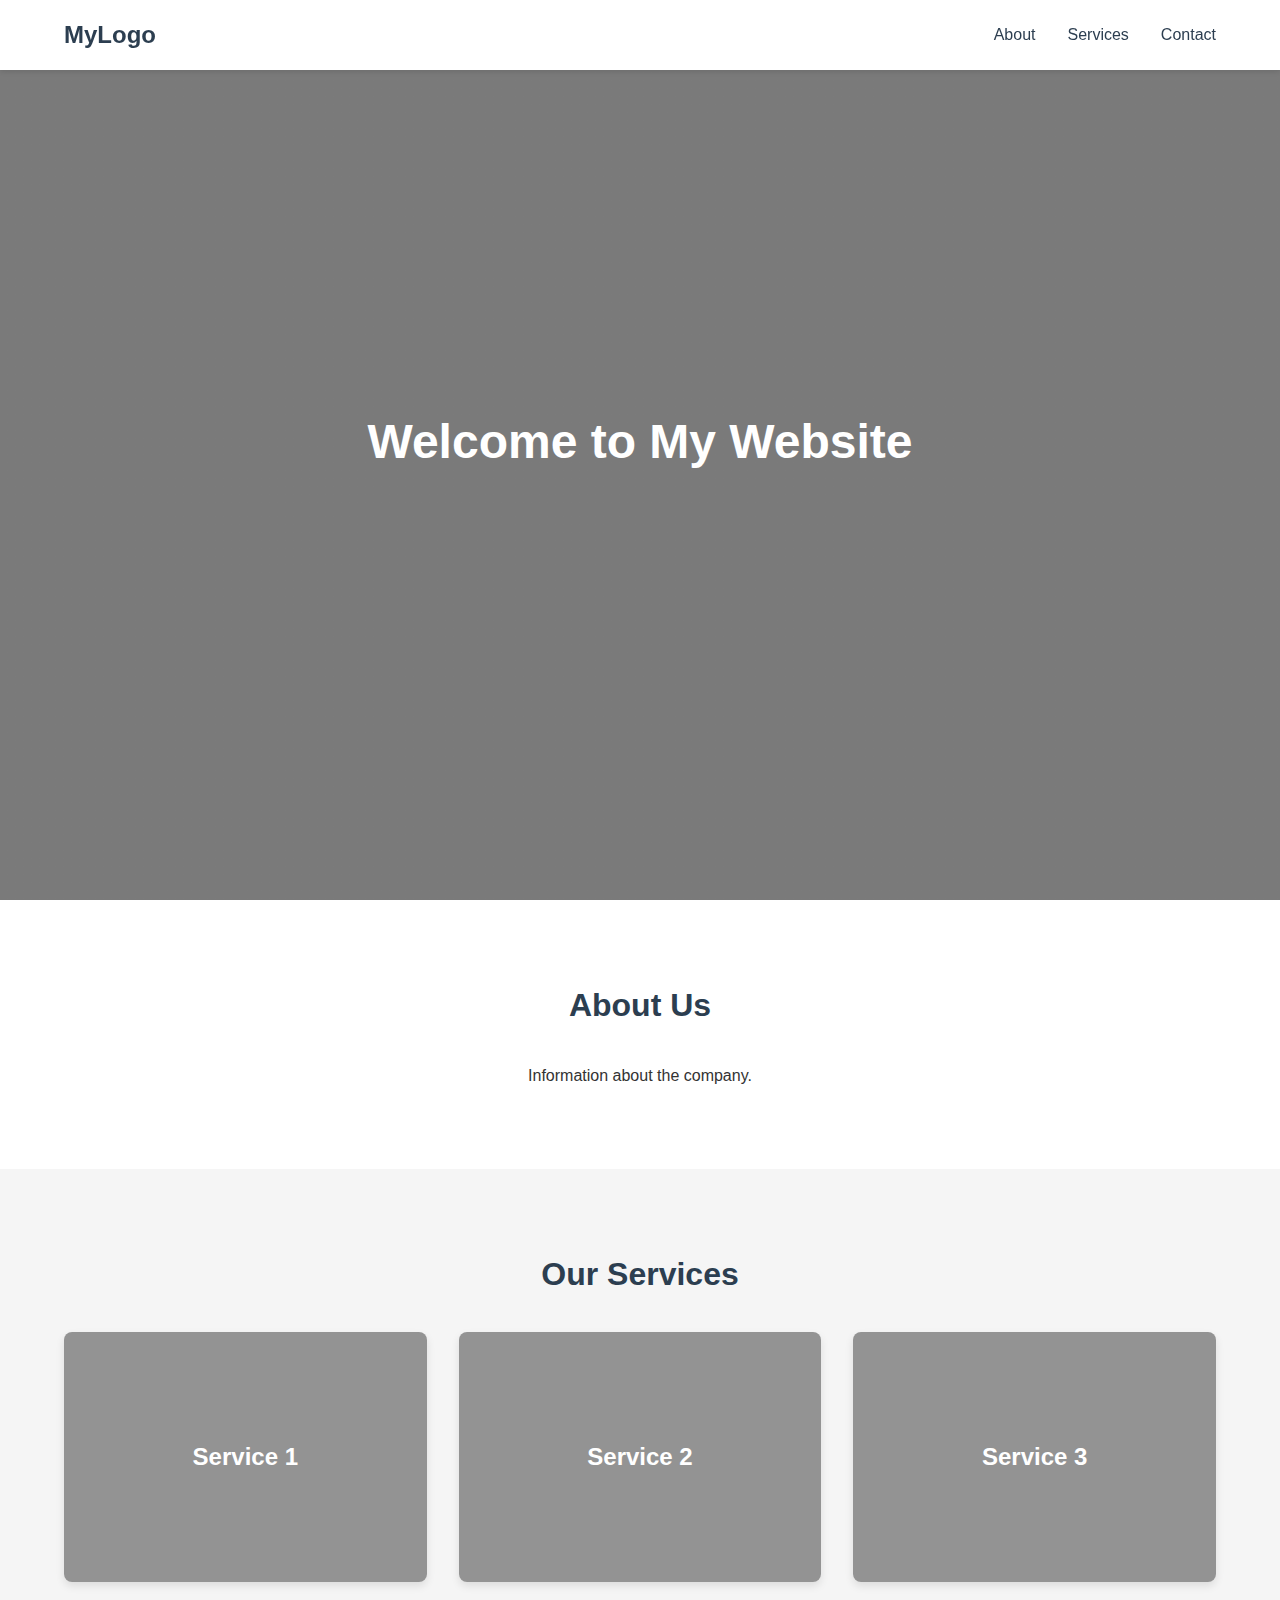
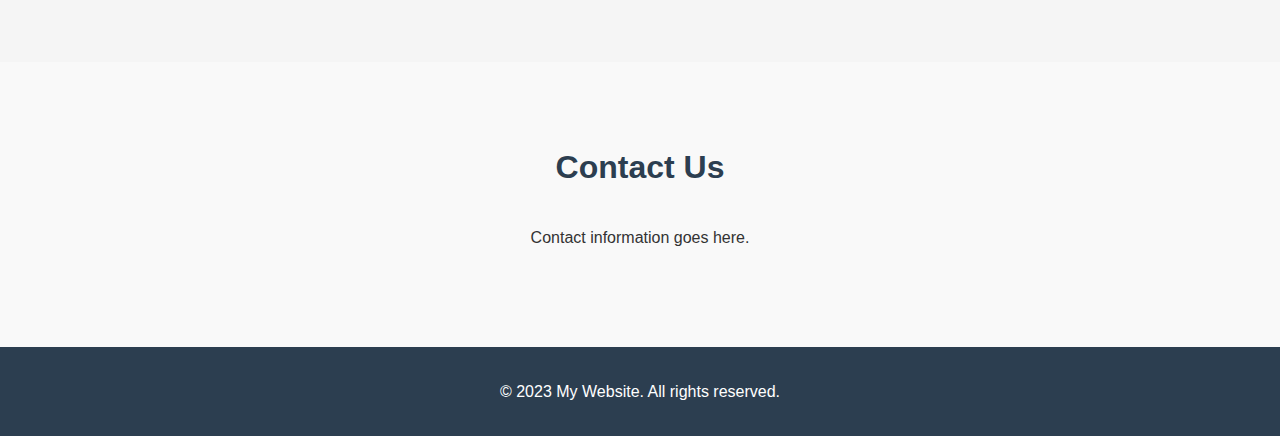
<file: index.HTML>
<!DOCTYPE html>
<html lang="en">
<head>
    <meta charset="UTF-8">
    <meta name="viewport" content="width=device-width, initial-scale=1.0">
    <link rel="stylesheet" href="styles.css">
    <title>My Website</title>
</head>
<body>
    <nav>
        <div class="logo">MyLogo</div>
        <div class="menu-toggle">
            <div class="bar"></div>
            <div class="bar"></div>
            <div class="bar"></div>
        </div>
        <ul>
            <li><a href="#about">About</a></li>
            <li><a href="#services">Services</a></li>
            <li><a href="#contact">Contact</a></li>
        </ul>
    </nav>

    <div class="hero">
        <h1>Welcome to My Website</h1>
    </div>

    <section id="about">
        <h2>About Us</h2>
        <p>Information about the company.</p>
    </section>

    <section id="services">
        <h2>Our Services</h2>
        <div class="portfolio-grid">
            <div class="item">Service 1</div>
            <div class="item">Service 2</div>
            <div class="item">Service 3</div>
        </div>
    </section>

    <section id="contact">
        <h2>Contact Us</h2>
        <p>Contact information goes here.</p>
    </section>

    <footer>
        <p>&copy; 2023 My Website. All rights reserved.</p>
    </footer>

    <script>
        // JavaScript for menu toggle
        const menuToggle = document.querySelector('.menu-toggle');
        const navLinks = document.querySelector('nav ul');

        menuToggle.addEventListener('click', () => {
            navLinks.classList.toggle('active');
        });
    </script>
</body>
</html>
</file>
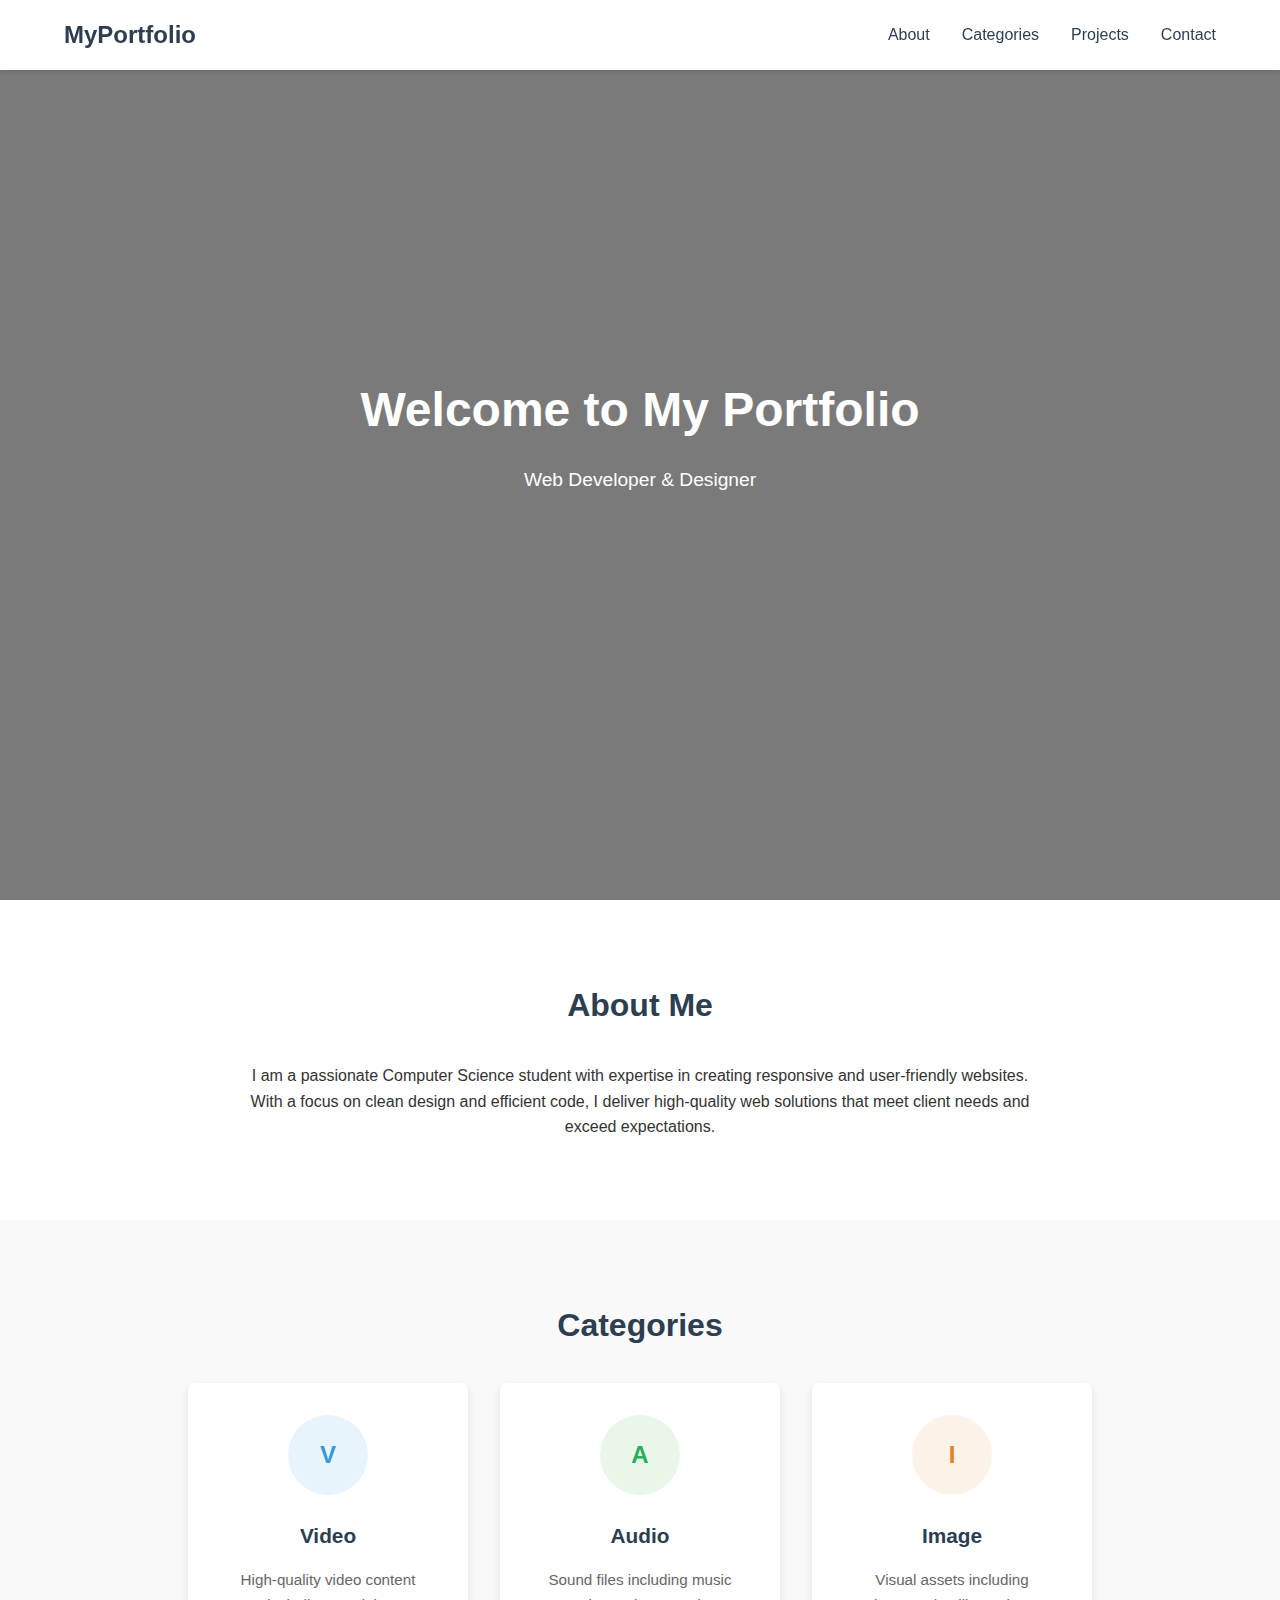
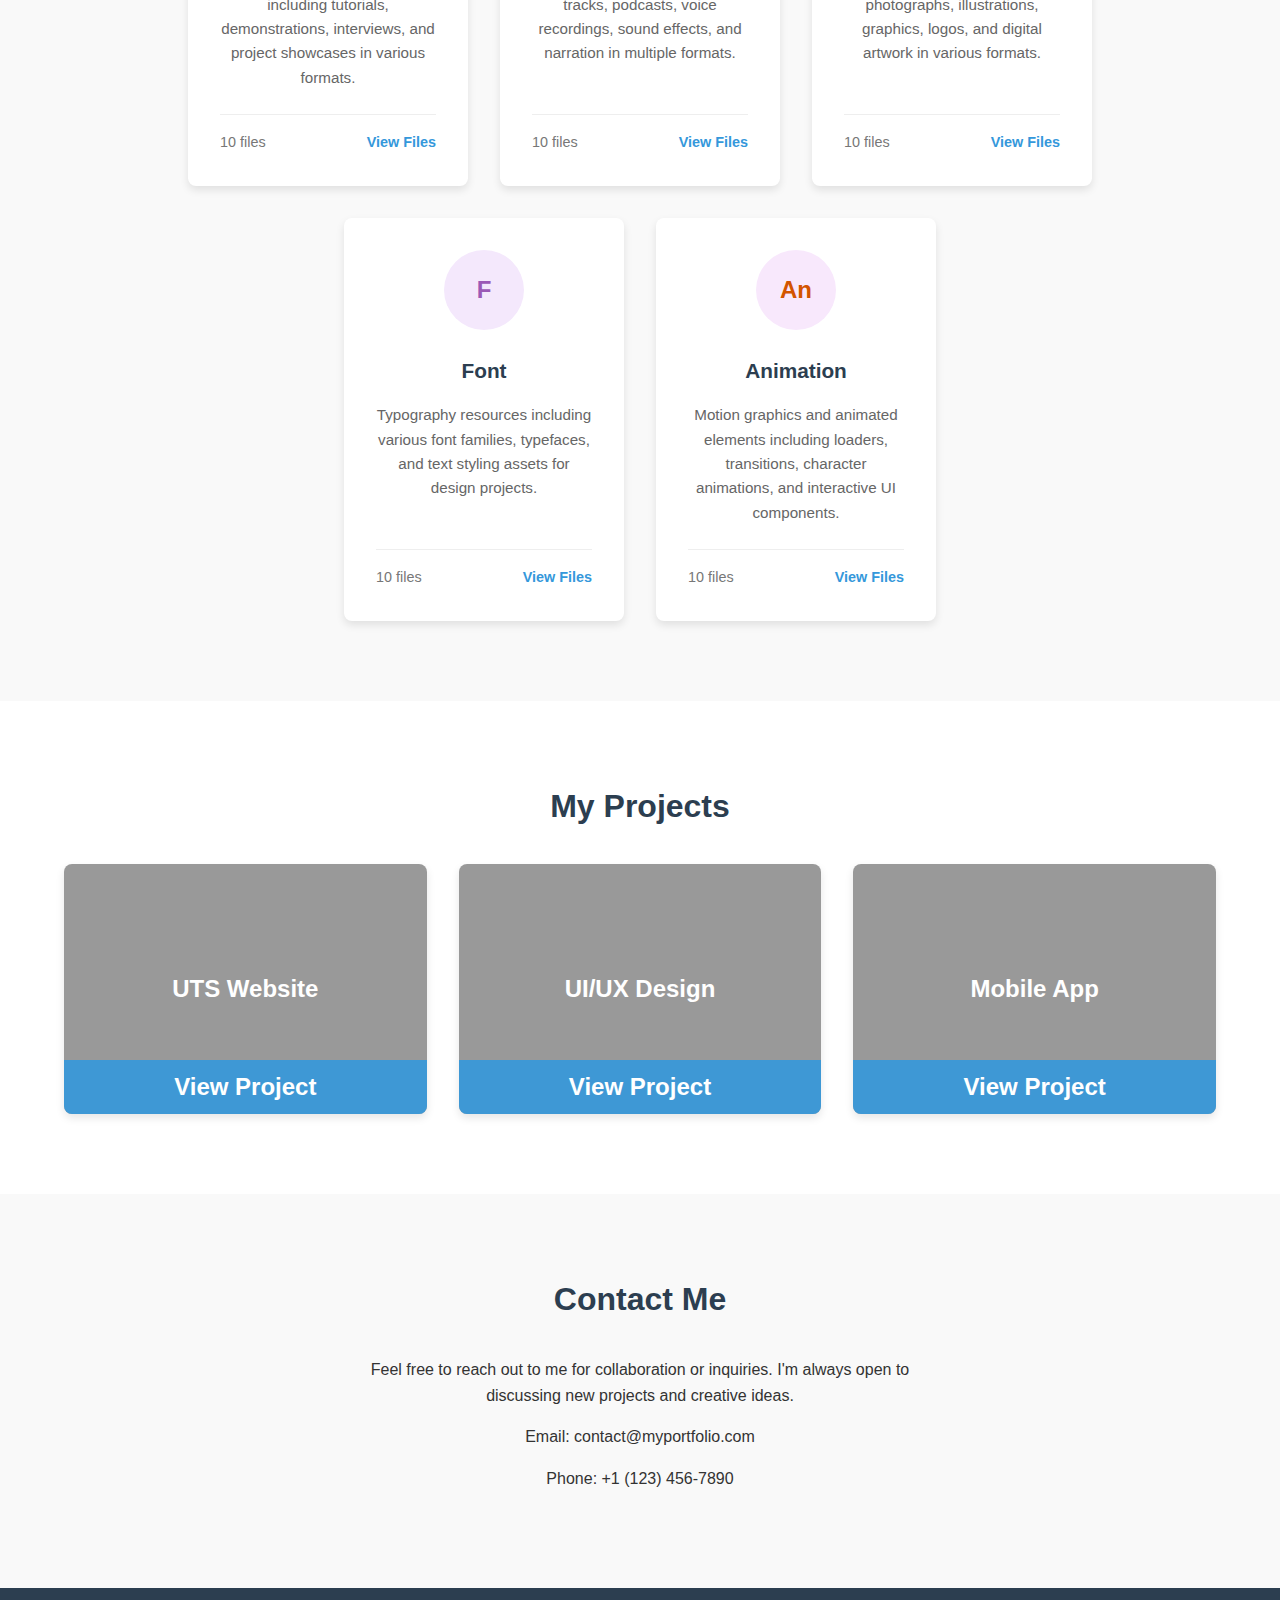
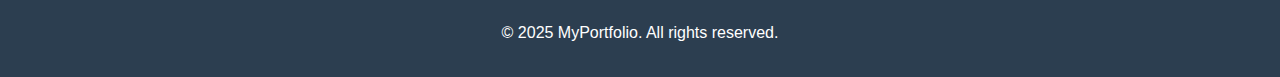
<file: index.html>
<!DOCTYPE html>
<html lang="en">
<head>
    <meta charset="UTF-8">
    <meta name="viewport" content="width=device-width, initial-scale=1.0">
    <link rel="stylesheet" href="styles.css">
    <title>My Website</title>
</head>
<body>
    <nav>
        <div class="logo">MyPortfolio</div>
        <div class="menu-toggle">
            <div class="bar"></div>
            <div class="bar"></div>
            <div class="bar"></div>
        </div>
        <ul>
            <li><a href="#about">About</a></li>
            <li><a href="#categories">Categories</a></li>
            <li><a href="#projects">Projects</a></li>
            <li><a href="#contact">Contact</a></li>
        </ul>
    </nav>

    <div class="hero">
        <h1>Welcome to My Portfolio</h1>
        <p>Web Developer & Designer</p>
    </div>

    <section id="about">
        <h2>About Me</h2>
        <p>I am a passionate Computer Science student with expertise in creating responsive and user-friendly websites. With a focus on clean design and efficient code, I deliver high-quality web solutions that meet client needs and exceed expectations.</p>
    </section>

    <section id="categories">
        <h2>Categories</h2>
        <div class="categories-container">
            <a href="video.html" class="category-card">
                <div class="category-icon video-icon">V</div>
                <h3>Video</h3>
                <p>High-quality video content including tutorials, demonstrations, interviews, and project showcases in various formats.</p>
                <div class="card-files">
                    <span>10 files</span>
                    <span class="view-more">View Files</span>
                </div>
            </a>
            
            <a href="audio.html" class="category-card">
                <div class="category-icon audio-icon">A</div>
                <h3>Audio</h3>
                <p>Sound files including music tracks, podcasts, voice recordings, sound effects, and narration in multiple formats.</p>
                <div class="card-files">
                    <span>10 files</span>
                    <span class="view-more">View Files</span>
                </div>
            </a>
            
            <a href="image.html" class="category-card">
                <div class="category-icon image-icon">I</div>
                <h3>Image</h3>
                <p>Visual assets including photographs, illustrations, graphics, logos, and digital artwork in various formats.</p>
                <div class="card-files">
                    <span>10 files</span>
                    <span class="view-more">View Files</span>
                </div>
            </a>
            
            <a href="font.html" class="category-card">
                <div class="category-icon font-icon">F</div>
                <h3>Font</h3>
                <p>Typography resources including various font families, typefaces, and text styling assets for design projects.</p>
                <div class="card-files">
                    <span>10 files</span>
                    <span class="view-more">View Files</span>
                </div>
            </a>

            <a href="animation.html" class="category-card">
                <div class="category-icon animation-icon">An</div>
                <h3>Animation</h3>
                <p>Motion graphics and animated elements including loaders, transitions, character animations, and interactive UI components.</p>
                <div class="card-files">
                    <span>10 files</span>
                    <span class="view-more">View Files</span>
                </div>
            </a>
        </div>
    </section>  

    <section id="projects">
        <h2>My Projects</h2>
        <div class="portfolio-grid">
            <div class="item">
                UTS Website
                <div class="drive-link">
                    <a href="https://docs.google.com/document/d/1bWnP6afNSgATDSf_tl9pcef8YmWuty48/edit?usp=sharing&ouid=104647360101321954626&rtpof=true&sd=true" target="_blank">View Project</a>
                </div>
            </div>
            <div class="item">
                UI/UX Design
                <div class="drive-link">
                    <a href="#" target="_blank">View Project</a>
                </div>
            </div>
            <div class="item">
                Mobile App
                <div class="drive-link">
                    <a href="#" target="_blank">View Project</a>
                </div>
            </div>
        </div>
    </section>

    <section id="contact">
        <h2>Contact Me</h2>
        <p>Feel free to reach out to me for collaboration or inquiries. I'm always open to discussing new projects and creative ideas.</p>
        <p>Email: contact@myportfolio.com</p>
        <p>Phone: +1 (123) 456-7890</p>
    </section>

    <footer>
        <p>&copy; 2025 MyPortfolio. All rights reserved.</p>
    </footer>

    <script>
        // JavaScript for menu toggle
        const menuToggle = document.querySelector('.menu-toggle');
        const navLinks = document.querySelector('nav ul');

        menuToggle.addEventListener('click', () => {
            navLinks.classList.toggle('active');
        });

        // Smooth scrolling for navigation links
        document.querySelectorAll('nav a').forEach(anchor => {
            anchor.addEventListener('click', function(e) {
                e.preventDefault();
                const targetId = this.getAttribute('href');
                
                // Check if it's a page section link (starts with #)
                if (targetId.startsWith('#')) {
                    const targetSection = document.querySelector(targetId);
                    
                    window.scrollTo({
                        top: targetSection.offsetTop - 70,
                        behavior: 'smooth'
                    });
                    
                    // Close mobile menu if open
                    if (navLinks.classList.contains('active')) {
                        navLinks.classList.remove('active');
                    }
                } else {
                    // It's an external link, let it navigate normally
                    window.location.href = targetId;
                }
            });
        });
    </script>
</body>
</html>
</file>
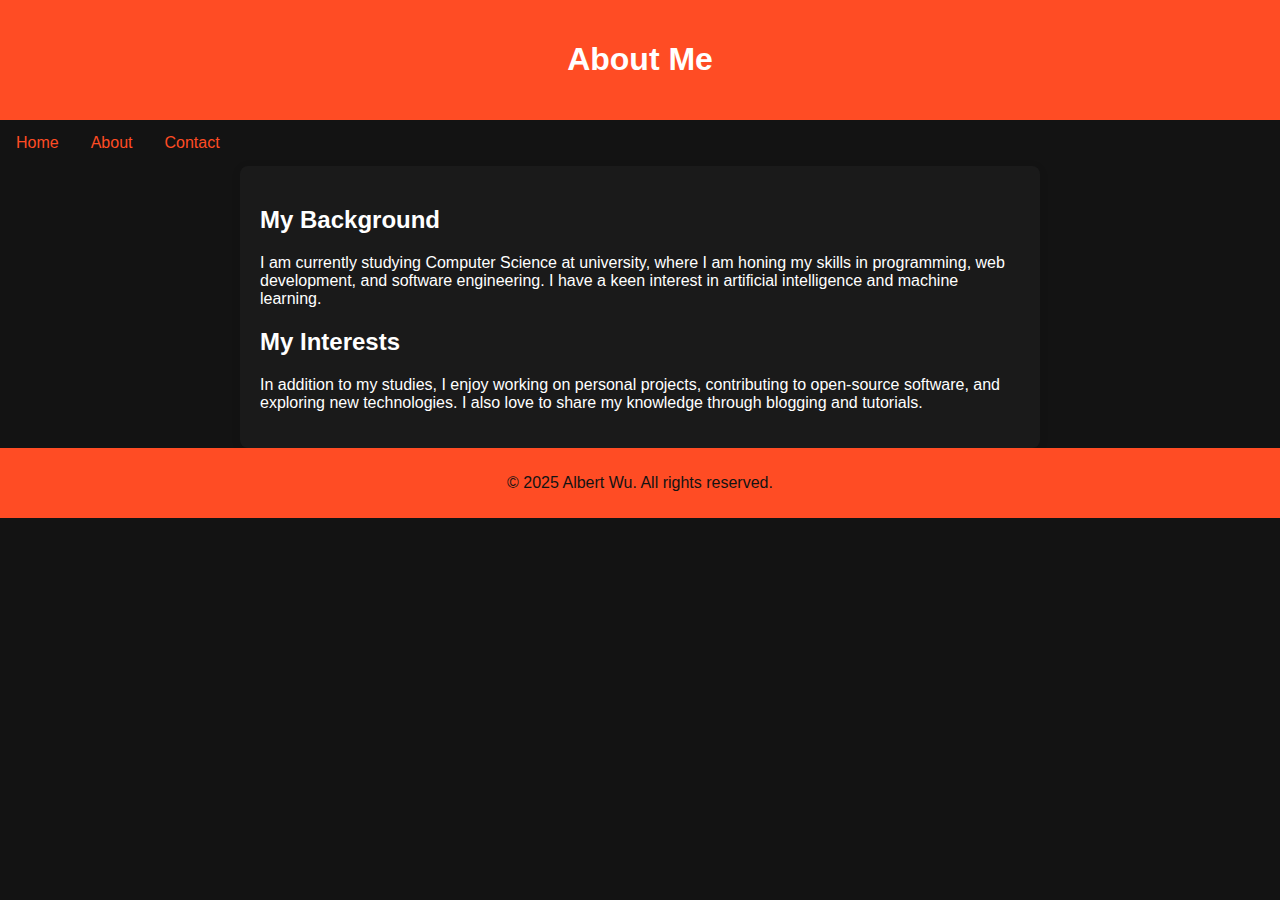
<file: about.html>
<!DOCTYPE html>
<html lang="en">
<head>
    <title>  About </title>
    <meta charset="utf-8">
    <meta name="viewport" content="width=device-width, initial-scale=1">
    <style>
        * {
            box-sizing: border-box;
        }
        body {
            background-color: #131313; /* Dark background */
            margin: 0;
            font-family: "Arial", sans-serif;
            color: white; /* Default text color */
        }
        .header {
            background-color: #FF4c24; /* Bright orange header */
            padding: 20px;
            text-align: center;
        }
        .navbar {
            overflow: hidden;
            background-color: #131313; /* Dark navbar */
        }
        .navbar a {
            float: left;
            display: block;
            color: #FF4c24; /* Bright orange links */
            text-align: center;
            padding: 14px 16px;
            text-decoration: none;
        }
        .navbar a:hover {
            background-color: #FF4c24; /* Bright orange on hover */
            color: #131313; /* Dark text on hover */
        }
        .content {
            padding: 20px;
            max-width: 800px;
            margin: auto;
            background-color: #1a1a1a; /* Slightly lighter dark background for content */
            border-radius: 8px;
            box-shadow: 0 2px 10px rgba(0, 0, 0, 0.1);
        }
        .footer {
            text-align: center;
            padding: 10px;
            background-color: #FF4c24; /* Bright orange footer */
            color: #131313; /* Dark text in footer */
            position: relative;
            bottom: 0;
            width: 100%;
        }
    </style>
</head>
<body>
    <div class="header">
        <h1>About Me</h1>
    </div>

    <div class="navbar">
        <a href="index.html">Home</a>
        <a href="about.html">About</a>
        <a href="contacts.html">Contact</a>
    </div>

    <div class="content">
        <h2>My Background</h2>
        <p>I am currently studying Computer Science at university, where I am honing my skills in programming, web development, and software engineering. I have a keen interest in artificial intelligence and machine learning.</p>
        <h2>My Interests</h2>
        <p>In addition to my studies, I enjoy working on personal projects, contributing to open-source software, and exploring new technologies. I also love to share my knowledge through blogging and tutorials.</p>
    </div>

    <div class="footer">
        <p>&copy; 2025 Albert Wu. All rights reserved.</p>
    </div>
</body>
</html>
</file>
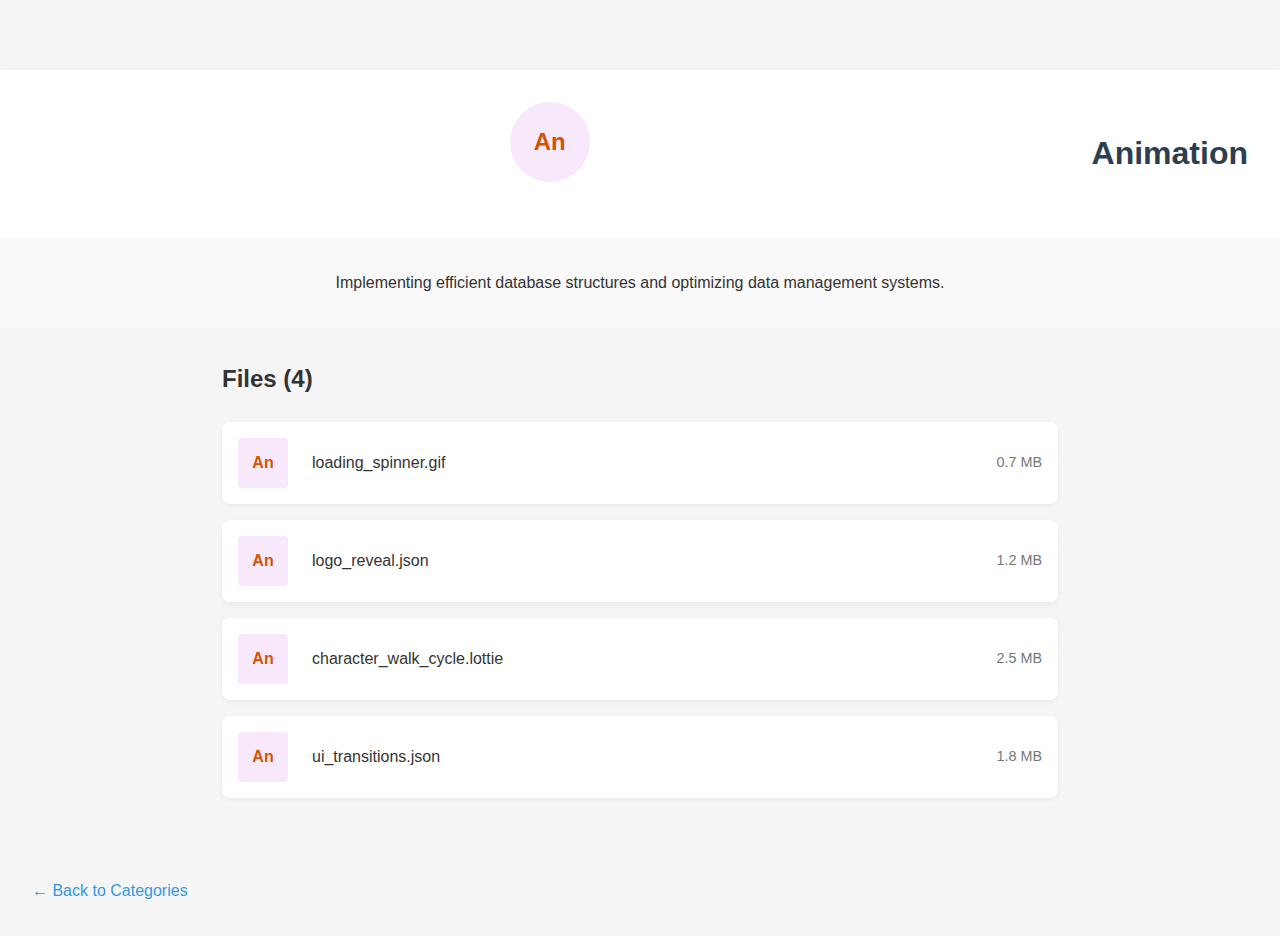
<file: animation.html>
<!DOCTYPE html>
<html lang="en">
<head>
    <meta charset="UTF-8">
    <meta name="viewport" content="width=device-width, initial-scale=1.0">
    <title>Animation Category</title>
    <link rel="stylesheet" href="../styles.css">
</head>
<body>
    <div class="category-header">
        <div class="category-icon animation-icon">An</div>
        <h1>Animation</h1>
    </div>
    
    <div class="description">
        <p>Implementing efficient database structures and optimizing data management systems.</p>
    </div>
    
    <div class="file-list">
        <h2>Files (4)</h2>
        
        <div class="file-item">
            <div class="file-icon animation-file">An</div>
            <div class="file-name">loading_spinner.gif</div>
            <div class="file-size">0.7 MB</div>
        </div>
        
        <div class="file-item">
            <div class="file-icon animation-file">An</div>
            <div class="file-name">logo_reveal.json</div>
            <div class="file-size">1.2 MB</div>
        </div>
        
        <div class="file-item">
            <div class="file-icon animation-file">An</div>
            <div class="file-name">character_walk_cycle.lottie</div>
            <div class="file-size">2.5 MB</div>
        </div>
        
        <div class="file-item">
            <div class="file-icon animation-file">An</div>
            <div class="file-name">ui_transitions.json</div>
            <div class="file-size">1.8 MB</div>
        </div>
    </div>
    
    <a href="../index.html" class="back-link">← Back to Categories</a>
</body>
</html>
</file>
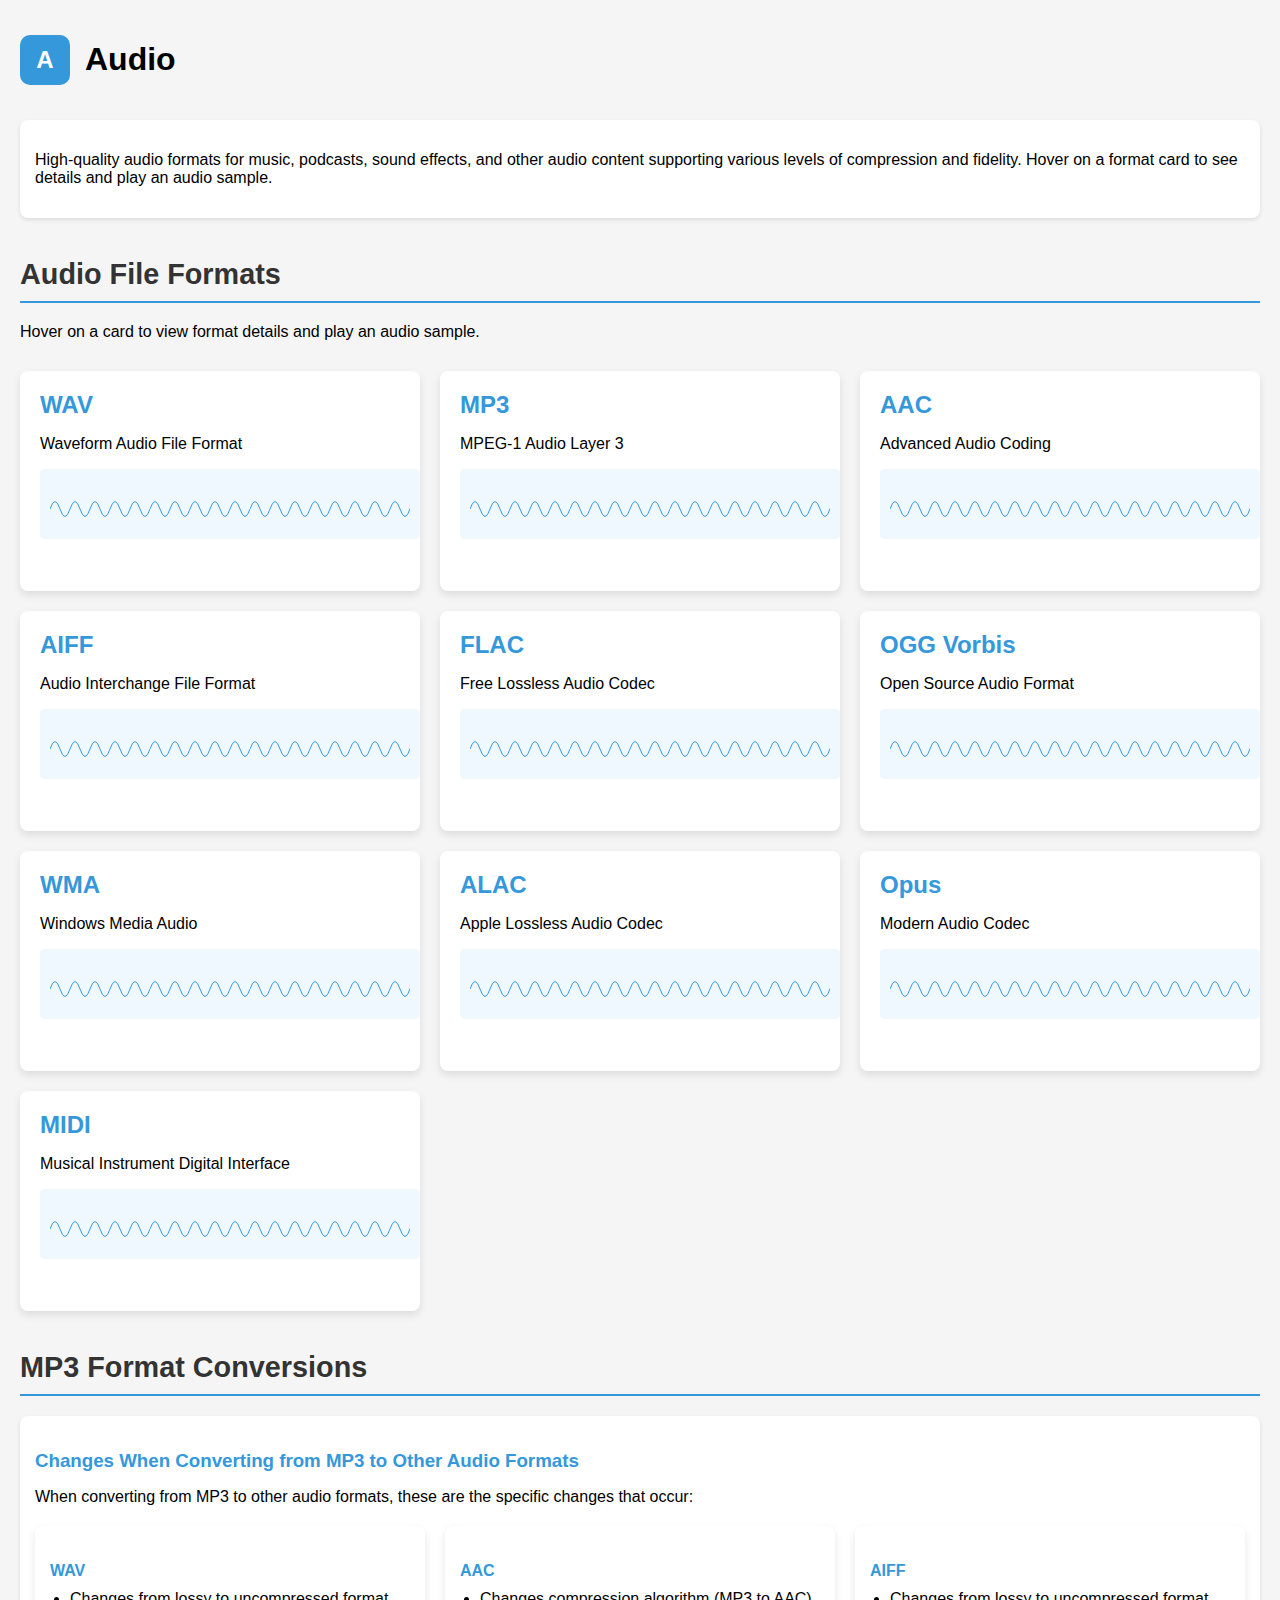
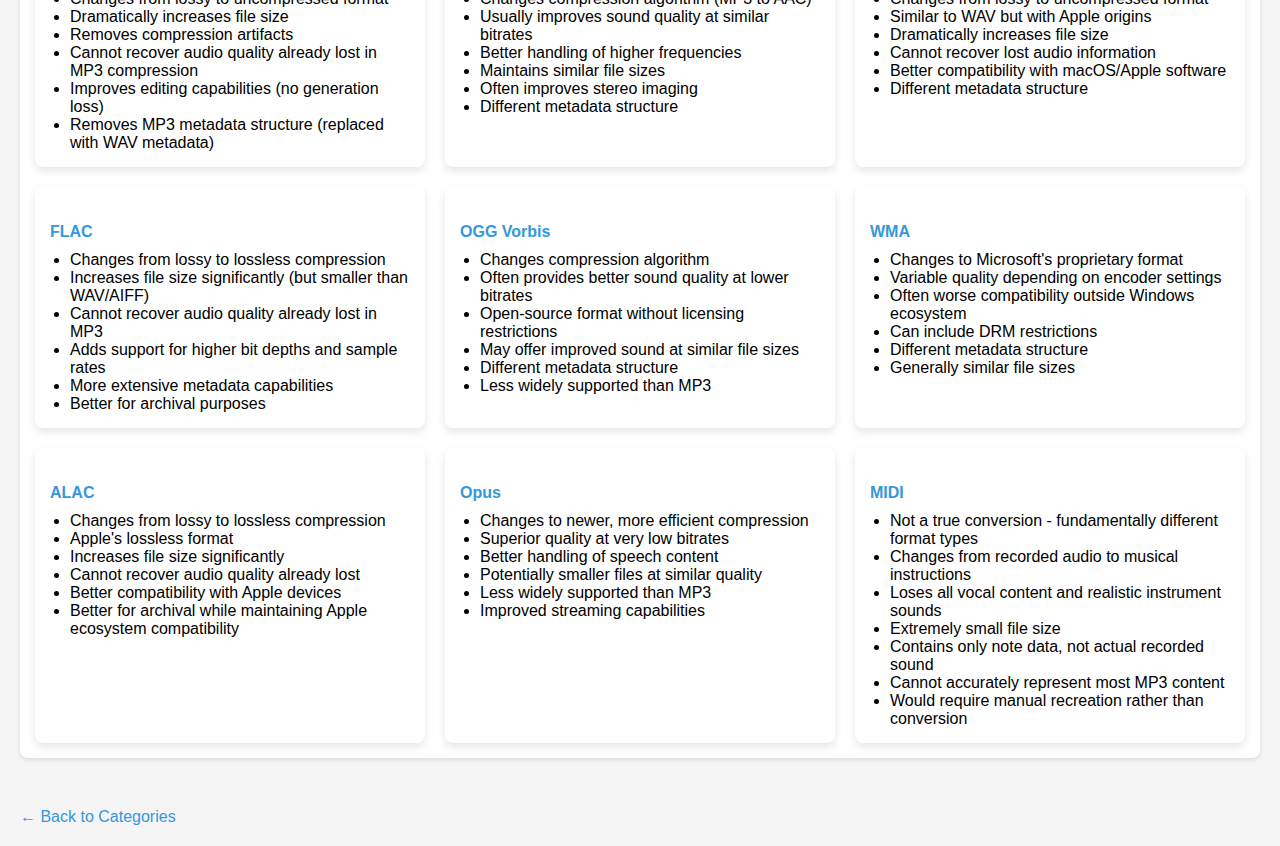
<file: audio.html>
<!DOCTYPE html>
<html lang="en">
<head>
    <meta charset="UTF-8">
    <meta name="viewport" content="width=device-width, initial-scale=1.0">
    <title>Audio Category</title>
    <style>
        body {
            font-family: Arial, sans-serif;
            margin: 0;
            padding: 20px;
            background-color: #f5f5f5;
        }
        
        .category-header {
            display: flex;
            align-items: center;
            margin-bottom: 20px;
        }
        
        .category-icon {
            width: 50px;
            height: 50px;
            background-color: #3498db;
            color: white;
            display: flex;
            align-items: center;
            justify-content: center;
            font-size: 24px;
            font-weight: bold;
            border-radius: 10px;
            margin-right: 15px;
        }
        
        .audio-icon {
            background-color: #3498db;
        }
        
        .description {
            background-color: white;
            padding: 15px;
            border-radius: 8px;
            box-shadow: 0 2px 4px rgba(0,0,0,0.1);
            margin-bottom: 20px;
        }
        
        .back-link {
            display: inline-block;
            margin-top: 10px;
            color: #3498db;
            text-decoration: none;
        }
        
        .back-link:hover {
            text-decoration: underline;
        }
        
        /* Format cards styles */
        .format-cards {
            display: grid;
            grid-template-columns: repeat(auto-fill, minmax(300px, 1fr));
            gap: 20px;
            margin-top: 30px;
            margin-bottom: 30px;
        }
        
        .format-card {
            background-color: white;
            border-radius: 8px;
            box-shadow: 0 4px 8px rgba(0,0,0,0.1);
            padding: 20px;
            position: relative;
            transition: transform 0.3s ease, box-shadow 0.3s ease;
            cursor: pointer;
            height: auto;
            min-height: 180px;
            overflow: hidden;
        }
        
        .format-card:hover {
            transform: translateY(-5px);
            box-shadow: 0 8px 16px rgba(0,0,0,0.15);
        }
        
        .format-title {
            font-size: 1.5em;
            font-weight: bold;
            color: #3498db;
            margin-bottom: 10px;
        }
        
        .format-description {
            position: absolute;
            top: 0;
            left: 0;
            right: 0;
            bottom: 0;
            background-color: rgba(52, 152, 219, 0.95);
            color: white;
            padding: 20px;
            opacity: 0;
            transition: opacity 0.3s ease;
            overflow-y: auto;
            border-radius: 8px;
            z-index: 2;
            display: flex;
            flex-direction: column;
            justify-content: space-between;
        }
        
        .format-card:hover .format-description {
            opacity: 1;
        }
        
        .section-title {
            font-size: 1.8em;
            color: #333;
            margin: 40px 0 20px 0;
            border-bottom: 2px solid #3498db;
            padding-bottom: 10px;
        }
        
        /* Audio player styles */
        .audio-player-container {
            width: 100%;
            margin-top: 15px;
            border-radius: 4px;
            overflow: hidden;
            background-color: #f0f8ff;
            padding: 10px;
        }
        
        .audio-player {
            width: 100%;
            height: 40px;
        }
        
        .play-button {
            display: flex;
            align-items: center;
            justify-content: center;
            width: 40px;
            height: 40px;
            background-color: #3498db;
            color: white;
            border-radius: 50%;
            margin: 0 auto 10px;
            cursor: pointer;
            transition: background-color 0.3s ease;
        }
        
        .play-button:hover {
            background-color: #2980b9;
        }
        
        .play-icon {
            width: 0;
            height: 0;
            border-style: solid;
            border-width: 8px 0 8px 16px;
            border-color: transparent transparent transparent #ffffff;
            margin-left: 4px;
        }
        
        .pause-icon {
            display: none;
            width: 14px;
            height: 14px;
            border-style: double;
            border-width: 0 0 0 14px;
            border-color: #ffffff;
        }
        
        .waveform {
            width: 100%;
            height: 40px;
            background-image: url('data:image/svg+xml;utf8,<svg xmlns="http://www.w3.org/2000/svg" width="100%" height="100%" viewBox="0 0 100 40"><path d="M0,20 Q5,5 10,20 T20,20 T30,20 T40,20 T50,20 T60,20 T70,20 T80,20 T90,20 T100,20" stroke="%233498db" fill="none" stroke-width="1" /></svg>');
            background-repeat: repeat-x;
            background-size: contain;
            border-radius: 4px;
            margin-top: 10px;
        }
        
        /* Popup play button styles */
        .popup-play-button {
            display: flex;
            align-items: center;
            justify-content: center;
            width: 60px;
            height: 60px;
            background-color: white;
            color: #3498db;
            border-radius: 50%;
            margin: 15px auto;
            cursor: pointer;
            transition: all 0.3s ease;
            box-shadow: 0 4px 8px rgba(0,0,0,0.2);
        }
        
        .popup-play-button:hover {
            transform: scale(1.1);
            box-shadow: 0 6px 12px rgba(0,0,0,0.3);
        }
        
        .popup-play-icon {
            width: 0;
            height: 0;
            border-left: 20px solid #3498db;
            border-top: 12px solid transparent;
            border-bottom: 12px solid transparent;
            margin-left: 5px;
        }
        
        .description-text {
            flex-grow: 1;
            margin-bottom: 15px;
        }
        
        /* Modal styles */
        .modal {
            display: none;
            position: fixed;
            z-index: 1000;
            left: 0;
            top: 0;
            width: 100%;
            height: 100%;
            background-color: rgba(0, 0, 0, 0.8);
            overflow: auto;
        }
        
        .modal-content {
            margin: 10% auto;
            width: 80%;
            max-width: 600px;
            position: relative;
            animation: modalopen 0.5s;
        }
        
        @keyframes modalopen {
            from {opacity: 0; transform: translateY(-50px);}
            to {opacity: 1; transform: translateY(0);}
        }
        
        .modal-header {
            background-color: #3498db;
            color: white;
            padding: 15px;
            border-top-left-radius: 8px;
            border-top-right-radius: 8px;
            display: flex;
            justify-content: space-between;
            align-items: center;
        }
        
        .modal-title {
            font-size: 1.5em;
            font-weight: bold;
            margin: 0;
        }
        
        .close-btn {
            color: white;
            font-size: 28px;
            font-weight: bold;
            cursor: pointer;
        }
        
        .close-btn:hover {
            color: #ddd;
        }
        
        .modal-body {
            padding: 20px;
            background-color: white;
            border-bottom-left-radius: 8px;
            border-bottom-right-radius: 8px;
        }
        
        .modal-audio-container {
            width: 100%;
            margin: 20px 0;
            padding: 20px;
            background-color: #f0f8ff;
            border-radius: 8px;
        }
        
        .modal-audio {
            width: 100%;
        }
        
        .modal-description {
            margin-top: 20px;
            color: #333;
            line-height: 1.6;
        }
        
        /* Visualizer styles */
        .visualizer-container {
            width: 100%;
            height: 100px;
            background-color: #000;
            border-radius: 4px;
            margin-top: 15px;
            display: none;
        }
        
        canvas.visualizer {
            width: 100%;
            height: 100px;
        }
    </style>
</head>
<body>
    <div class="category-header">
        <div class="category-icon audio-icon">A</div>
        <h1>Audio</h1>
    </div>
    
    <div class="description">
        <p>High-quality audio formats for music, podcasts, sound effects, and other audio content supporting various levels of compression and fidelity. Hover on a format card to see details and play an audio sample.</p>
    </div>
    
    <h2 class="section-title">Audio File Formats</h2>
    <p>Hover on a card to view format details and play an audio sample.</p>
    
    <div class="format-cards">
        <div class="format-card" data-audio="audios/Mzg1ODMxNTIzMzg1ODM3_JzthsfvUY24.wav" data-title="WAV Sample">
            <div class="format-title">WAV</div>
            <p>Waveform Audio File Format</p>
            <div class="audio-player-container">
                <div class="waveform"></div>
            </div>
            <div class="format-description">
                <div class="description-text">
                    <h3>WAV (Waveform Audio File Format)</h3>
                    <p>As a standard audio format in Windows environments, WAV stores sound data in uncompressed PCM form. This format produces high-precision sound reproduction, although it requires significant storage space. This advantage makes WAV the primary choice in professional audio production and recording editing processes.</p>
                </div>
                <div class="popup-play-button">
                    <div class="popup-play-icon"></div>
                </div>
            </div>
        </div>
        
        <div class="format-card" data-audio="audio/audios/Mzg1ODMxNTIzMzg1ODM3_JzthsfvUY24.mp3" data-title="MP3 Sample">
            <div class="format-title">MP3</div>
            <p>MPEG-1 Audio Layer 3</p>
            <div class="audio-player-container">
                <div class="waveform"></div>
            </div>
            <div class="format-description">
                <div class="description-text">
                    <h3>MP3 (MPEG-1 Audio Layer 3)</h3>
                    <p>This lossy compression format has become the de facto standard for digital music distribution thanks to its balanced ratio of file size and sound quality. With sophisticated encoding techniques, MP3 can dramatically reduce file size while maintaining acceptable audio quality, making it ideal for web applications and portable devices.</p>
                </div>
                <div class="popup-play-button">
                    <div class="popup-play-icon"></div>
                </div>
            </div>
        </div>
        
        <div class="format-card" data-audio="audio/Mzg1ODMxNTIzMzg1ODM3_JzthsfvUY24.aac" data-title="AAC Sample">
            <div class="format-title">AAC</div>
            <p>Advanced Audio Coding</p>
            <div class="audio-player-container">
                <div class="waveform"></div>
            </div>
            <div class="format-description">
                <div class="description-text">
                    <h3>AAC (Advanced Audio Coding)</h3>
                    <p>As the successor to MP3, this format offers a more efficient compression algorithm with superior sound quality at the same bitrate. AAC has been widely adopted by leading streaming platforms due to its superior performance in audio frequency reproduction and good device compatibility.</p>
                </div>
                <div class="popup-play-button">
                    <div class="popup-play-icon"></div>
                </div>
            </div>
        </div>
        
        <div class="format-card" data-audio="audio/Mzg1ODMxNTIzMzg1ODM3_JzthsfvUY24.aiff.aiff" data-title="AIFF Sample">
            <div class="format-title">AIFF</div>
            <p>Audio Interchange File Format</p>
            <div class="audio-player-container">
                <div class="waveform"></div>
            </div>
            <div class="format-description">
                <div class="description-text">
                    <h3>AIFF (Audio Interchange File Format)</h3>
                    <p>Developed by Apple as an alternative to WAV, AIFF stores audio data in uncompressed form with high resolution. This format has become the standard in music production in macOS environments, offering perfect studio sound quality for professional needs.</p>
                </div>
                <div class="popup-play-button">
                    <div class="popup-play-icon"></div>
                </div>
            </div>
        </div>
        
        <div class="format-card" data-audio="audio/Mzg1ODMxNTIzMzg1ODM3_JzthsfvUY24.flac" data-title="FLAC Sample">
            <div class="format-title">FLAC</div>
            <p>Free Lossless Audio Codec</p>
            <div class="audio-player-container">
                <div class="waveform"></div>
            </div>
            <div class="format-description">
                <div class="description-text">
                    <h3>FLAC (Free Lossless Audio Codec)</h3>
                    <p>This open-source format provides audio compression without losing original quality, making it a favorite among audiophiles. FLAC can reduce file size by about 50-60% from its original source while maintaining every sound detail, ideal for high-quality music archives.</p>
                </div>
                <div class="popup-play-button">
                    <div class="popup-play-icon"></div>
                </div>
            </div>
        </div>
        
        <div class="format-card" data-audio="audio/Mzg1ODMxNTIzMzg1ODM3_JzthsfvUY24.ogg" data-title="OGG Vorbis Sample">
            <div class="format-title">OGG Vorbis</div>
            <p>Open Source Audio Format</p>
            <div class="audio-player-container">
                <div class="waveform"></div>
            </div>
            <div class="format-description">
                <div class="description-text">
                    <h3>OGG Vorbis</h3>
                    <p>As an open-source audio solution, this format offers a royalty-free alternative to MP3 with comparable quality. The Vorbis codec in OGG containers is widely implemented in open-source multimedia applications, including games and digital music players.</p>
                </div>
                <div class="popup-play-button">
                    <div class="popup-play-icon"></div>
                </div>
            </div>
        </div>
        
        <div class="format-card" data-audio="audio/Mzg1ODMxNTIzMzg1ODM3_JzthsfvUY24.wma" data-title="WMA Sample">
            <div class="format-title">WMA</div>
            <p>Windows Media Audio</p>
            <div class="audio-player-container">
                <div class="waveform"></div>
            </div>
            <div class="format-description">
                <div class="description-text">
                    <h3>WMA (Windows Media Audio)</h3>
                    <p>Developed by Microsoft as a response to MP3, this format provides better audio performance at low bitrates. WMA integrates perfectly with the Windows ecosystem and is often used for multimedia content based on Microsoft platforms.</p>
                </div>
                <div class="popup-play-button">
                    <div class="popup-play-icon"></div>
                </div>
            </div>
        </div>
        
        <div class="format-card" data-audio="audio/Mzg1ODMxNTIzMzg1ODM3_JzthsfvUY24.m4a" data-title="ALAC Sample">
            <div class="format-title">ALAC</div>
            <p>Apple Lossless Audio Codec</p>
            <div class="audio-player-container">
                <div class="waveform"></div>
            </div>
            <div class="format-description">
                <div class="description-text">
                    <h3>ALAC (Apple Lossless Audio Codec)</h3>
                    <p>This exclusive Apple format offers lossless compression with quality equivalent to FLAC. ALAC is specifically designed for optimal integration with Apple devices, allowing digital music collections to be stored without compromising quality within the iOS and macOS ecosystem.</p>
                </div>
                <div class="popup-play-button">
                    <div class="popup-play-icon"></div>
                </div>
            </div>
        </div>
        
        <div class="format-card" data-audio="audio/Mzg1ODMxNTIzMzg1ODM3_JzthsfvUY24.opus" data-title="Opus Sample">
            <div class="format-title">Opus</div>
            <p>Modern Audio Codec</p>
            <div class="audio-player-container">
                <div class="waveform"></div>
            </div>
            <div class="format-description">
                <div class="description-text">
                    <h3>Opus</h3>
                    <p>This modern audio format is dedicated to real-time applications such as VoIP communications and streaming. With dynamic bitrate flexibility and superior performance at low latency, Opus is becoming an emerging standard for teleconferencing applications and multimedia streaming.</p>
                </div>
                <div class="popup-play-button">
                    <div class="popup-play-icon"></div>
                </div>
            </div>
        </div>
        
        <div class="format-card" data-audio="audio/Mzg1ODMxNTIzMzg1ODM3_JzthsfvUY24.mid" data-title="MIDI Sample">
            <div class="format-title">MIDI</div>
            <p>Musical Instrument Digital Interface</p>
            <div class="audio-player-container">
                <div class="waveform"></div>
            </div>
            <div class="format-description">
                <div class="description-text">
                    <h3>MIDI (Musical Instrument Digital Interface)</h3>
                    <p>Unlike conventional audio formats, MIDI stores digital music instruction data in the form of playing parameters. This format is very efficient in file size and is widely used in digital music production, synthesizers, and interactive multimedia applications due to its easily modifiable nature.</p>
                </div>
                <div class="popup-play-button">
                    <div class="popup-play-icon"></div>
                </div>
            </div>
        </div>
    </div>
<h2 class="section-title">MP3 Format Conversions</h2>
<div class="description" style="margin-bottom: 40px;">
    <h3 style="color: #3498db; margin-bottom: 15px;">Changes When Converting from MP3 to Other Audio Formats</h3>
    <p>When converting from MP3 to other audio formats, these are the specific changes that occur:</p>
    
    <div style="display: grid; grid-template-columns: repeat(auto-fill, minmax(300px, 1fr)); gap: 20px; margin-top: 20px;">
        <!-- WAV -->
        <div style="background-color: white; border-radius: 8px; box-shadow: 0 4px 8px rgba(0,0,0,0.1); padding: 15px;">
            <h4 style="color: #3498db; margin-bottom: 10px;">WAV</h4>
            <ul style="padding-left: 20px; margin: 0;">
                <li>Changes from lossy to uncompressed format</li>
                <li>Dramatically increases file size</li>
                <li>Removes compression artifacts</li>
                <li>Cannot recover audio quality already lost in MP3 compression</li>
                <li>Improves editing capabilities (no generation loss)</li>
                <li>Removes MP3 metadata structure (replaced with WAV metadata)</li>
            </ul>
        </div>
        
        <!-- AAC -->
        <div style="background-color: white; border-radius: 8px; box-shadow: 0 4px 8px rgba(0,0,0,0.1); padding: 15px;">
            <h4 style="color: #3498db; margin-bottom: 10px;">AAC</h4>
            <ul style="padding-left: 20px; margin: 0;">
                <li>Changes compression algorithm (MP3 to AAC)</li>
                <li>Usually improves sound quality at similar bitrates</li>
                <li>Better handling of higher frequencies</li>
                <li>Maintains similar file sizes</li>
                <li>Often improves stereo imaging</li>
                <li>Different metadata structure</li>
            </ul>
        </div>
        
        <!-- AIFF -->
        <div style="background-color: white; border-radius: 8px; box-shadow: 0 4px 8px rgba(0,0,0,0.1); padding: 15px;">
            <h4 style="color: #3498db; margin-bottom: 10px;">AIFF</h4>
            <ul style="padding-left: 20px; margin: 0;">
                <li>Changes from lossy to uncompressed format</li>
                <li>Similar to WAV but with Apple origins</li>
                <li>Dramatically increases file size</li>
                <li>Cannot recover lost audio information</li>
                <li>Better compatibility with macOS/Apple software</li>
                <li>Different metadata structure</li>
            </ul>
        </div>
        
        <!-- FLAC -->
        <div style="background-color: white; border-radius: 8px; box-shadow: 0 4px 8px rgba(0,0,0,0.1); padding: 15px;">
            <h4 style="color: #3498db; margin-bottom: 10px;">FLAC</h4>
            <ul style="padding-left: 20px; margin: 0;">
                <li>Changes from lossy to lossless compression</li>
                <li>Increases file size significantly (but smaller than WAV/AIFF)</li>
                <li>Cannot recover audio quality already lost in MP3</li>
                <li>Adds support for higher bit depths and sample rates</li>
                <li>More extensive metadata capabilities</li>
                <li>Better for archival purposes</li>
            </ul>
        </div>
        
        <!-- OGG Vorbis -->
        <div style="background-color: white; border-radius: 8px; box-shadow: 0 4px 8px rgba(0,0,0,0.1); padding: 15px;">
            <h4 style="color: #3498db; margin-bottom: 10px;">OGG Vorbis</h4>
            <ul style="padding-left: 20px; margin: 0;">
                <li>Changes compression algorithm</li>
                <li>Often provides better sound quality at lower bitrates</li>
                <li>Open-source format without licensing restrictions</li>
                <li>May offer improved sound at similar file sizes</li>
                <li>Different metadata structure</li>
                <li>Less widely supported than MP3</li>
            </ul>
        </div>
        
        <!-- WMA -->
        <div style="background-color: white; border-radius: 8px; box-shadow: 0 4px 8px rgba(0,0,0,0.1); padding: 15px;">
            <h4 style="color: #3498db; margin-bottom: 10px;">WMA</h4>
            <ul style="padding-left: 20px; margin: 0;">
                <li>Changes to Microsoft's proprietary format</li>
                <li>Variable quality depending on encoder settings</li>
                <li>Often worse compatibility outside Windows ecosystem</li>
                <li>Can include DRM restrictions</li>
                <li>Different metadata structure</li>
                <li>Generally similar file sizes</li>
            </ul>
        </div>
        
        <!-- ALAC -->
        <div style="background-color: white; border-radius: 8px; box-shadow: 0 4px 8px rgba(0,0,0,0.1); padding: 15px;">
            <h4 style="color: #3498db; margin-bottom: 10px;">ALAC</h4>
            <ul style="padding-left: 20px; margin: 0;">
                <li>Changes from lossy to lossless compression</li>
                <li>Apple's lossless format</li>
                <li>Increases file size significantly</li>
                <li>Cannot recover audio quality already lost</li>
                <li>Better compatibility with Apple devices</li>
                <li>Better for archival while maintaining Apple ecosystem compatibility</li>
            </ul>
        </div>
        
        <!-- Opus -->
        <div style="background-color: white; border-radius: 8px; box-shadow: 0 4px 8px rgba(0,0,0,0.1); padding: 15px;">
            <h4 style="color: #3498db; margin-bottom: 10px;">Opus</h4>
            <ul style="padding-left: 20px; margin: 0;">
                <li>Changes to newer, more efficient compression</li>
                <li>Superior quality at very low bitrates</li>
                <li>Better handling of speech content</li>
                <li>Potentially smaller files at similar quality</li>
                <li>Less widely supported than MP3</li>
                <li>Improved streaming capabilities</li>
            </ul>
        </div>
        
        <!-- MIDI -->
        <div style="background-color: white; border-radius: 8px; box-shadow: 0 4px 8px rgba(0,0,0,0.1); padding: 15px;">
            <h4 style="color: #3498db; margin-bottom: 10px;">MIDI</h4>
            <ul style="padding-left: 20px; margin: 0;">
                <li>Not a true conversion - fundamentally different format types</li>
                <li>Changes from recorded audio to musical instructions</li>
                <li>Loses all vocal content and realistic instrument sounds</li>
                <li>Extremely small file size</li>
                <li>Contains only note data, not actual recorded sound</li>
                <li>Cannot accurately represent most MP3 content</li>
                <li>Would require manual recreation rather than conversion</li>
            </ul>
        </div>
    </div>
</div>
    <!-- Audio Modal Popup -->
    <div id="audioModal" class="modal">
        <div class="modal-content">
            <div class="modal-header">
                <h2 class="modal-title">Audio Preview</h2>
                <span class="close-btn">&times;</span>
            </div>
            <div class="modal-body">
                <div class="modal-audio-container">
                    <audio id="modalAudio" class="modal-audio" controls>
                        <source src="" type="audio/mpeg">
                        Your browser does not support the audio element.
                    </audio>
                    <div class="visualizer-container">
                        <canvas class="visualizer"></canvas>
                    </div>
                </div>
                <div class="modal-description">
                    <h3 id="modalFormatTitle"></h3>
                    <p id="modalFormatDescription"></p>
                </div>
            </div>
        </div>
    </div>
    
    <a href="../index.html" class="back-link">← Back to Categories</a>

    <script>
        // Get the modal elements
        const modal = document.getElementById('audioModal');
        const modalAudio = document.getElementById('modalAudio');
        const modalTitle = document.querySelector('.modal-title');
        const modalFormatTitle = document.getElementById('modalFormatTitle');
        const modalFormatDescription = document.getElementById('modalFormatDescription');
        const closeBtn = document.querySelector('.close-btn');
        const formatCards = document.querySelectorAll('.format-card');
        const popupPlayButtons = document.querySelectorAll('.popup-play-button');
        
        // Audio context for visualizer
        let audioContext;
        let analyser;
        let dataArray;
        let canvas;
        let canvasCtx;
        let visualizerContainer;
        let animationId;
        
        // Function to initialize audio context
        function initAudioContext() {
            if (!audioContext) {
                try {
                    audioContext = new (window.AudioContext || window.webkitAudioContext)();
                    analyser = audioContext.createAnalyser();
                    analyser.fftSize = 256;
                    const bufferLength = analyser.frequencyBinCount;
                    dataArray = new Uint8Array(bufferLength);
                    
                    canvas = document.querySelector('.visualizer');
                    canvasCtx = canvas.getContext('2d');
                    visualizerContainer = document.querySelector('.visualizer-container');
                    
                    // Connect audio to analyser
                    const source = audioContext.createMediaElementSource(modalAudio);
                    source.connect(analyser);
                    analyser.connect(audioContext.destination);
                } catch (e) {
                    console.error('Web Audio API is not supported in this browser');
                }
            }
        }
        
        // Function to draw the visualizer
        function drawVisualizer() {
            visualizerContainer.style.display = 'block';
            
            function draw() {
                animationId = requestAnimationFrame(draw);
                
                analyser.getByteFrequencyData(dataArray);
                
                const WIDTH = canvas.width;
                const HEIGHT = canvas.height;
                
                canvasCtx.clearRect(0, 0, WIDTH, HEIGHT);
                
                const barWidth = (WIDTH / dataArray.length) * 2.5;
                let barHeight;
                let x = 0;
                
                for(let i = 0; i < dataArray.length; i++) {
                    barHeight = dataArray[i] / 2;
                    
                    canvasCtx.fillStyle = `rgb(${barHeight + 100}, 50, 200)`;
                    canvasCtx.fillRect(x, HEIGHT - barHeight, barWidth, barHeight);
                    
                    x += barWidth + 1;
                }
            }
            
            draw();
        }
        
        // Function to stop the visualizer
        function stopVisualizer() {
            if (animationId) {
                cancelAnimationFrame(animationId);
                visualizerContainer.style.display = 'none';
            }
        }
        
        // Add click event to all popup play buttons
        popupPlayButtons.forEach((button, index) => {
            button.addEventListener('click', function(e) {
                e.stopPropagation(); // Prevent card click
                
                const card = formatCards[index];
                const audioSrc = card.getAttribute('data-audio');
                
                // Set the audio source and titles
                modalAudio.querySelector('source').src = audioSrc;
                modalTitle.textContent = card.getAttribute('data-title');
                modalFormatTitle.textContent = card.querySelector('.format-title').textContent;
                modalFormatDescription.textContent = card.querySelector('.description-text p').textContent;
                
                // Reload the audio with the new source
                modalAudio.load();
                
                // Initialize audio context
                initAudioContext();
                
                // Display the modal
                modal.style.display = 'block';
                
                // Auto play the audio and start visualizer
                modalAudio.play()
                    .then(() => {
                        drawVisualizer();
                    })
                    .catch(err => {
                        console.error('Error playing audio:', err);
                    });
            });
        });
        
        // Close the modal when clicking the close button
        closeBtn.addEventListener('click', function() {
            modal.style.display = 'none';
            modalAudio.pause();
            stopVisualizer();
        });
        
        // Close the modal when clicking outside of it
        window.addEventListener('click', function(e) {
            if (e.target === modal) {
                modal.style.display = 'none';
                modalAudio.pause();
                stopVisualizer();
            }
        });
        
        // Audio events
        modalAudio.addEventListener('play', function() {
            if (audioContext && analyser) {
                drawVisualizer();
            }
        });
        
        modalAudio.addEventListener('pause', function() {
            stopVisualizer();
        });
        
        modalAudio.addEventListener('ended', function() {
            stopVisualizer();
        });
        
        // Prevent the hover description from interfering with clicks
        const descriptions = document.querySelectorAll('.format-description');
        descriptions.forEach(desc => {
            desc.addEventListener('click', function(e) {
                e.stopPropagation();
            });
        });
        
        // Resize canvas on window resize
        window.addEventListener('resize', function() {
            if (canvas) {
                canvas.width = visualizerContainer.clientWidth;
                canvas.height = visualizerContainer.clientHeight;
            }
        });
        
        // Initialize canvas dimensions
        window.addEventListener('load', function() {
            const visualizerCanvas = document.querySelector('.visualizer');
            const container = document.querySelector('.visualizer-container');
            if (visualizerCanvas && container) {
                visualizerCanvas.width = container.clientWidth;
                visualizerCanvas.height = container.clientHeight;
            }
        });
    </script>
</body>
</html>
</file>
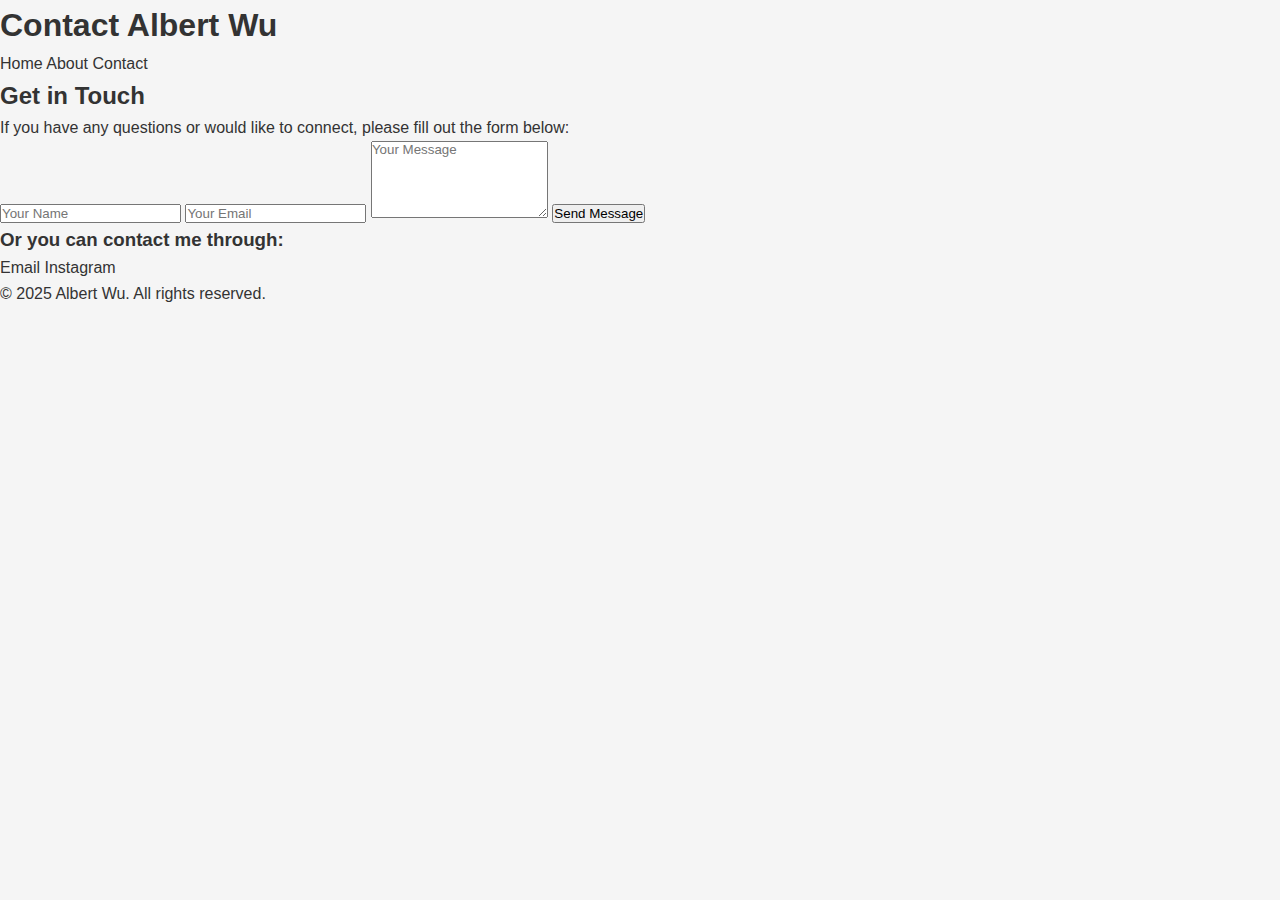
<file: contacts.html>
<!DOCTYPE html>
<html lang="en">
<head>
    <title>Contact Albert Wu</title>
    <meta charset="utf-8">
    <meta name="viewport" content="width=device-width, initial-scale=1">
    <link rel="stylesheet" href="styles.css">
</head>
<body>
    <div class="header">
        <h1>Contact Albert Wu</h1>
    </div>

    <div class="navbar">
        <a href="index.html">Home</a>
        <a href="about.html">About</a>
        <a href="contacts.html">Contact</a>
    </div>

    <div class="content">
        <h2>Get in Touch</h2>
        <p>If you have any questions or would like to connect, please fill out the form below:</p>
        <form action="#" method="post">
            <input type="text" name="name" placeholder="Your Name" required>
            <input type="email" name="email" placeholder="Your Email" required>
            <textarea name="message" rows="5" placeholder="Your Message" required></textarea>
            <button type="submit">Send Message</button>
        </form>

        <div class="contact-info">
            <h3>Or you can contact me through:</h3>
            <a href="mailto:albertwujaya101@google.com">Email</a>
            <a href="https://instagram.com/albertwu_14" target="_blank">Instagram</a>
        </div>
    </div>

    <div class="footer">
        <p>&copy; 2025 Albert Wu. All rights reserved.</p>
    </div>
</body>
</html>
</file>
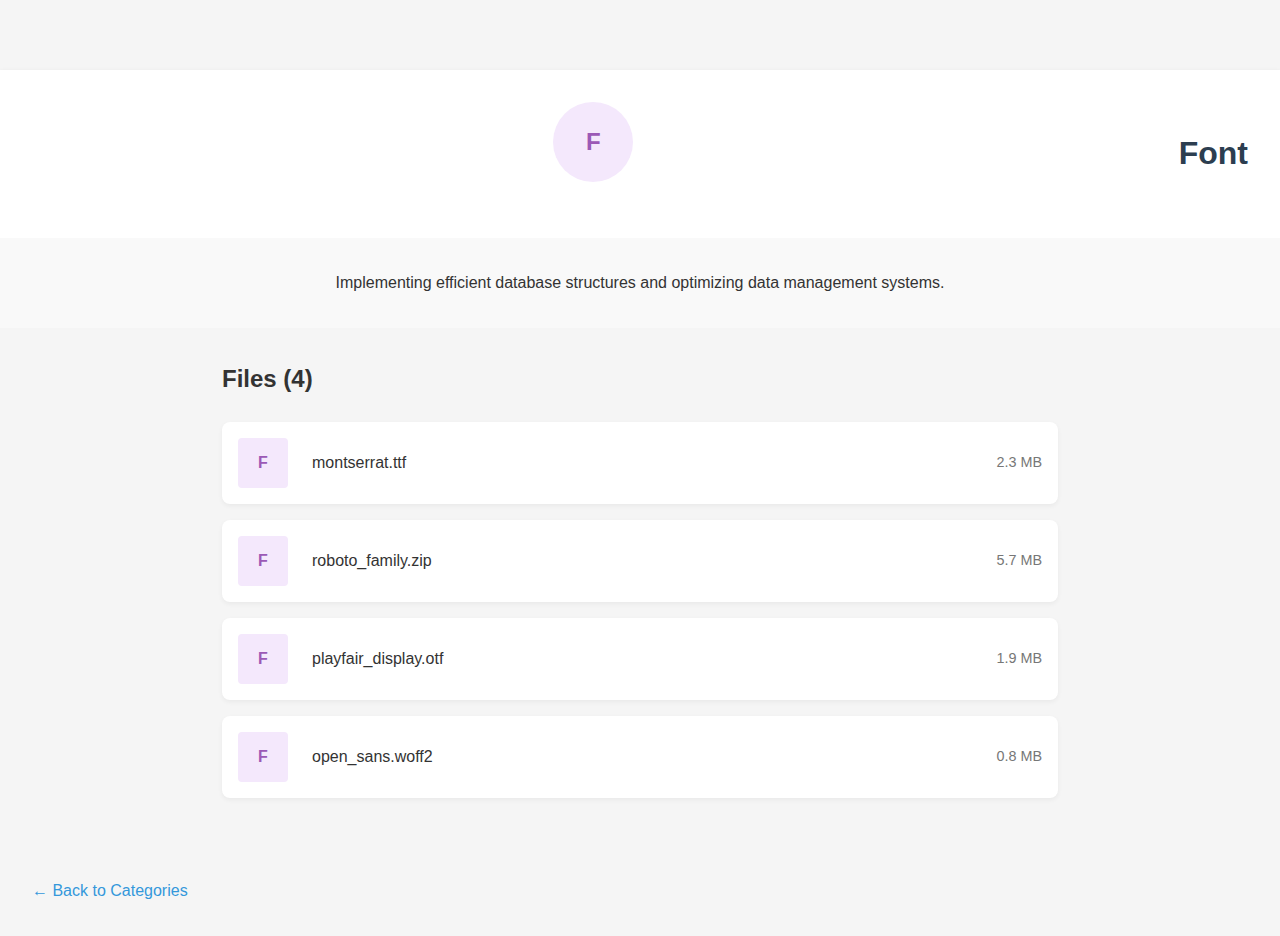
<file: font.html>
<!DOCTYPE html>
<html lang="en">
<head>
    <meta charset="UTF-8">
    <meta name="viewport" content="width=device-width, initial-scale=1.0">
    <title>Font Category</title>
    <link rel="stylesheet" href="../styles.css">
</head>
<body>
    <div class="category-header">
        <div class="category-icon font-icon">F</div>
        <h1>Font</h1>
    </div>
    
    <div class="description">
        <p>Implementing efficient database structures and optimizing data management systems.</p>
    </div>
    
    <div class="file-list">
        <h2>Files (4)</h2>
        
        <div class="file-item">
            <div class="file-icon font-file">F</div>
            <div class="file-name">montserrat.ttf</div>
            <div class="file-size">2.3 MB</div>
        </div>
        
        <div class="file-item">
            <div class="file-icon font-file">F</div>
            <div class="file-name">roboto_family.zip</div>
            <div class="file-size">5.7 MB</div>
        </div>
        
        <div class="file-item">
            <div class="file-icon font-file">F</div>
            <div class="file-name">playfair_display.otf</div>
            <div class="file-size">1.9 MB</div>
        </div>
        
        <div class="file-item">
            <div class="file-icon font-file">F</div>
            <div class="file-name">open_sans.woff2</div>
            <div class="file-size">0.8 MB</div>
        </div>
    </div>
    
    <a href="../index.html" class="back-link">← Back to Categories</a>
</body>
</html>
</file>
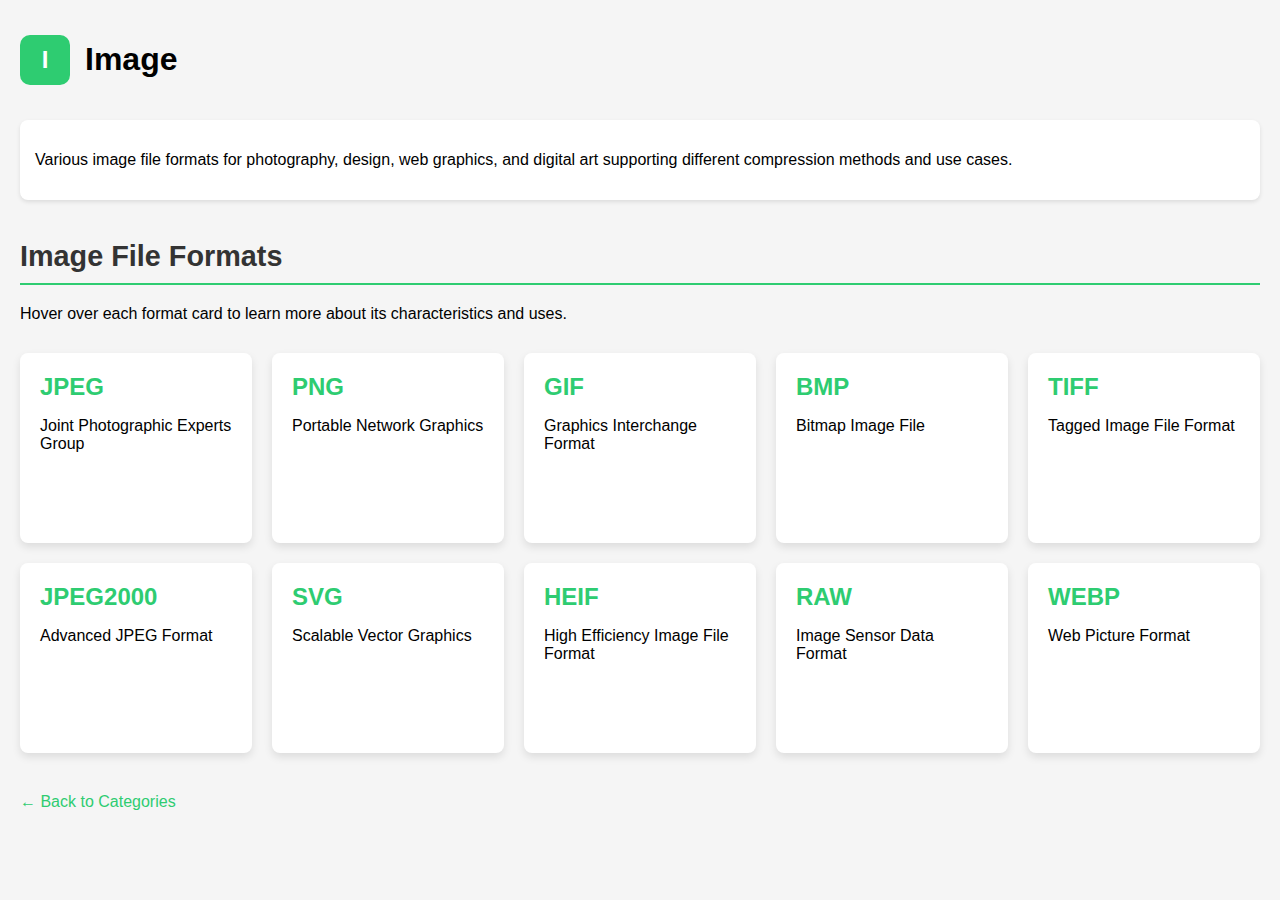
<file: image.html>
<!DOCTYPE html>
<html lang="en">
<head>
    <meta charset="UTF-8">
    <meta name="viewport" content="width=device-width, initial-scale=1.0">
    <title>Image Category</title>
    <style>
        body {
            font-family: Arial, sans-serif;
            margin: 0;
            padding: 20px;
            background-color: #f5f5f5;
        }
        
        .category-header {
            display: flex;
            align-items: center;
            margin-bottom: 20px;
        }
        
        .category-icon {
            width: 50px;
            height: 50px;
            background-color: #2ecc71;
            color: white;
            display: flex;
            align-items: center;
            justify-content: center;
            font-size: 24px;
            font-weight: bold;
            border-radius: 10px;
            margin-right: 15px;
        }
        
        .image-icon {
            background-color: #2ecc71;
        }
        
        .description {
            background-color: white;
            padding: 15px;
            border-radius: 8px;
            box-shadow: 0 2px 4px rgba(0,0,0,0.1);
            margin-bottom: 20px;
        }
        
        .back-link {
            display: inline-block;
            margin-top: 10px;
            color: #2ecc71;
            text-decoration: none;
        }
        
        .back-link:hover {
            text-decoration: underline;
        }
        
        /* Format cards styles */
        .format-cards {
            display: grid;
            grid-template-columns: repeat(auto-fill, minmax(200px, 1fr));
            gap: 20px;
            margin-top: 30px;
            margin-bottom: 30px;
        }
        
        .format-card {
            background-color: white;
            border-radius: 8px;
            box-shadow: 0 4px 8px rgba(0,0,0,0.1);
            padding: 20px;
            position: relative;
            transition: transform 0.3s ease, box-shadow 0.3s ease;
            cursor: pointer;
            height: 150px;
            overflow: hidden;
        }
        
        .format-card:hover {
            transform: translateY(-5px);
            box-shadow: 0 8px 16px rgba(0,0,0,0.15);
        }
        
        .format-title {
            font-size: 1.5em;
            font-weight: bold;
            color: #2ecc71;
            margin-bottom: 10px;
        }
        
        .format-description {
            position: absolute;
            top: 0;
            left: 0;
            right: 0;
            bottom: 0;
            background-color: rgba(46, 204, 113, 0.95);
            color: white;
            padding: 20px;
            opacity: 0;
            transition: opacity 0.3s ease;
            overflow-y: auto;
            border-radius: 8px;
        }
        
        .format-card:hover .format-description {
            opacity: 1;
        }
        
        .section-title {
            font-size: 1.8em;
            color: #333;
            margin: 40px 0 20px 0;
            border-bottom: 2px solid #2ecc71;
            padding-bottom: 10px;
        }
    </style>
</head>
<body>
    <div class="category-header">
        <div class="category-icon image-icon">I</div>
        <h1>Image</h1>
    </div>
    
    <div class="description">
        <p>Various image file formats for photography, design, web graphics, and digital art supporting different compression methods and use cases.</p>
    </div>
    
    <h2 class="section-title">Image File Formats</h2>
    <p>Hover over each format card to learn more about its characteristics and uses.</p>
    
    <div class="format-cards">
        <div class="format-card">
            <div class="format-title">JPEG</div>
            <p>Joint Photographic Experts Group</p>
            <div class="format-description">
                <h3>JPEG (Joint Photographic Experts Group)</h3>
                <p>As the most popular lossy compression format for digital photography, JPEG offers compact file sizes with preserved visual quality. This format uses DCT (Discrete Cosine Transform) to efficiently eliminate less important visual data, making it ideal for photographic images with complex color gradients.</p>
            </div>
        </div>
        
        <div class="format-card">
            <div class="format-title">PNG</div>
            <p>Portable Network Graphics</p>
            <div class="format-description">
                <h3>PNG (Portable Network Graphics)</h3>
                <p>This lossless format is the primary choice for web design because it supports transparency and perfectly maintains image quality. PNG is very suitable for images with text elements or sharp lines because it doesn't experience quality degradation as in lossy compression.</p>
            </div>
        </div>
        
        <div class="format-card">
            <div class="format-title">GIF</div>
            <p>Graphics Interchange Format</p>
            <div class="format-description">
                <h3>GIF (Graphics Interchange Format)</h3>
                <p>With animation capabilities and limited color palette (256 colors), GIF remains relevant for simple web content. This format is very effective for small graphic elements such as icons, logos, or short animations due to its lightweight file size and support for looping animations.</p>
            </div>
        </div>
        
        <div class="format-card">
            <div class="format-title">BMP</div>
            <p>Bitmap Image File</p>
            <div class="format-description">
                <h3>BMP (Bitmap Image File)</h3>
                <p>As an uncompressed image format, BMP stores complete data for each pixel. Although this format provides the most accurate image representation, its large file size makes it less efficient for modern storage.</p>
            </div>
        </div>
        
        <div class="format-card">
            <div class="format-title">TIFF</div>
            <p>Tagged Image File Format</p>
            <div class="format-description">
                <h3>TIFF (Tagged Image File Format)</h3>
                <p>Widely used in professional fields, TIFF supports lossless compression and rich metadata storage. This format has become a standard in the high-quality printing industry because of its ability to perfectly maintain image details.</p>
            </div>
        </div>
        
        <div class="format-card">
            <div class="format-title">JPEG2000</div>
            <p>Advanced JPEG Format</p>
            <div class="format-description">
                <h3>JPEG2000</h3>
                <p>This new generation format uses wavelet transformation for more sophisticated compression. JPEG2000 excels in resolution scalability, better image quality, and error resilience compared to its predecessor (JPEG).</p>
            </div>
        </div>
        
        <div class="format-card">
            <div class="format-title">SVG</div>
            <p>Scalable Vector Graphics</p>
            <div class="format-description">
                <h3>SVG (Scalable Vector Graphics)</h3>
                <p>As a vector-based format, SVG uses XML code to represent images. This format's advantage in modern web design comes from its ability to scale without losing quality and its very efficient file size.</p>
            </div>
        </div>
        
        <div class="format-card">
            <div class="format-title">HEIF</div>
            <p>High Efficiency Image File Format</p>
            <div class="format-description">
                <h3>HEIF (High Efficiency Image File Format)</h3>
                <p>This cutting-edge format offers better image quality with smaller file sizes than JPEG. HEIF is increasingly popular on mobile devices because of its ability to store various data including images, animations, and metadata in a single file.</p>
            </div>
        </div>
        
        <div class="format-card">
            <div class="format-title">RAW</div>
            <p>Image Sensor Data Format</p>
            <div class="format-description">
                <h3>RAW (Image Sensor Data Format)</h3>
                <p>Storing raw data from camera sensors, this format provides maximum flexibility in editing. RAW is very important in professional photography because it maintains all original information for post-shooting processing.</p>
            </div>
        </div>
        
        <div class="format-card">
            <div class="format-title">WEBP</div>
            <p>Web Picture Format</p>
            <div class="format-description">
                <h3>WEBP</h3>
                <p>Developed specifically for the web, this format combines the advantages of both lossy and lossless compression. WEBP becomes an optimal solution for accelerating web page loading while maintaining good visual quality, making it a modern alternative to JPEG and PNG.</p>
            </div>
        </div>
    </div>
    
    <a href="../index.html" class="back-link">← Back to Categories</a>
</body>
</html>
</file>
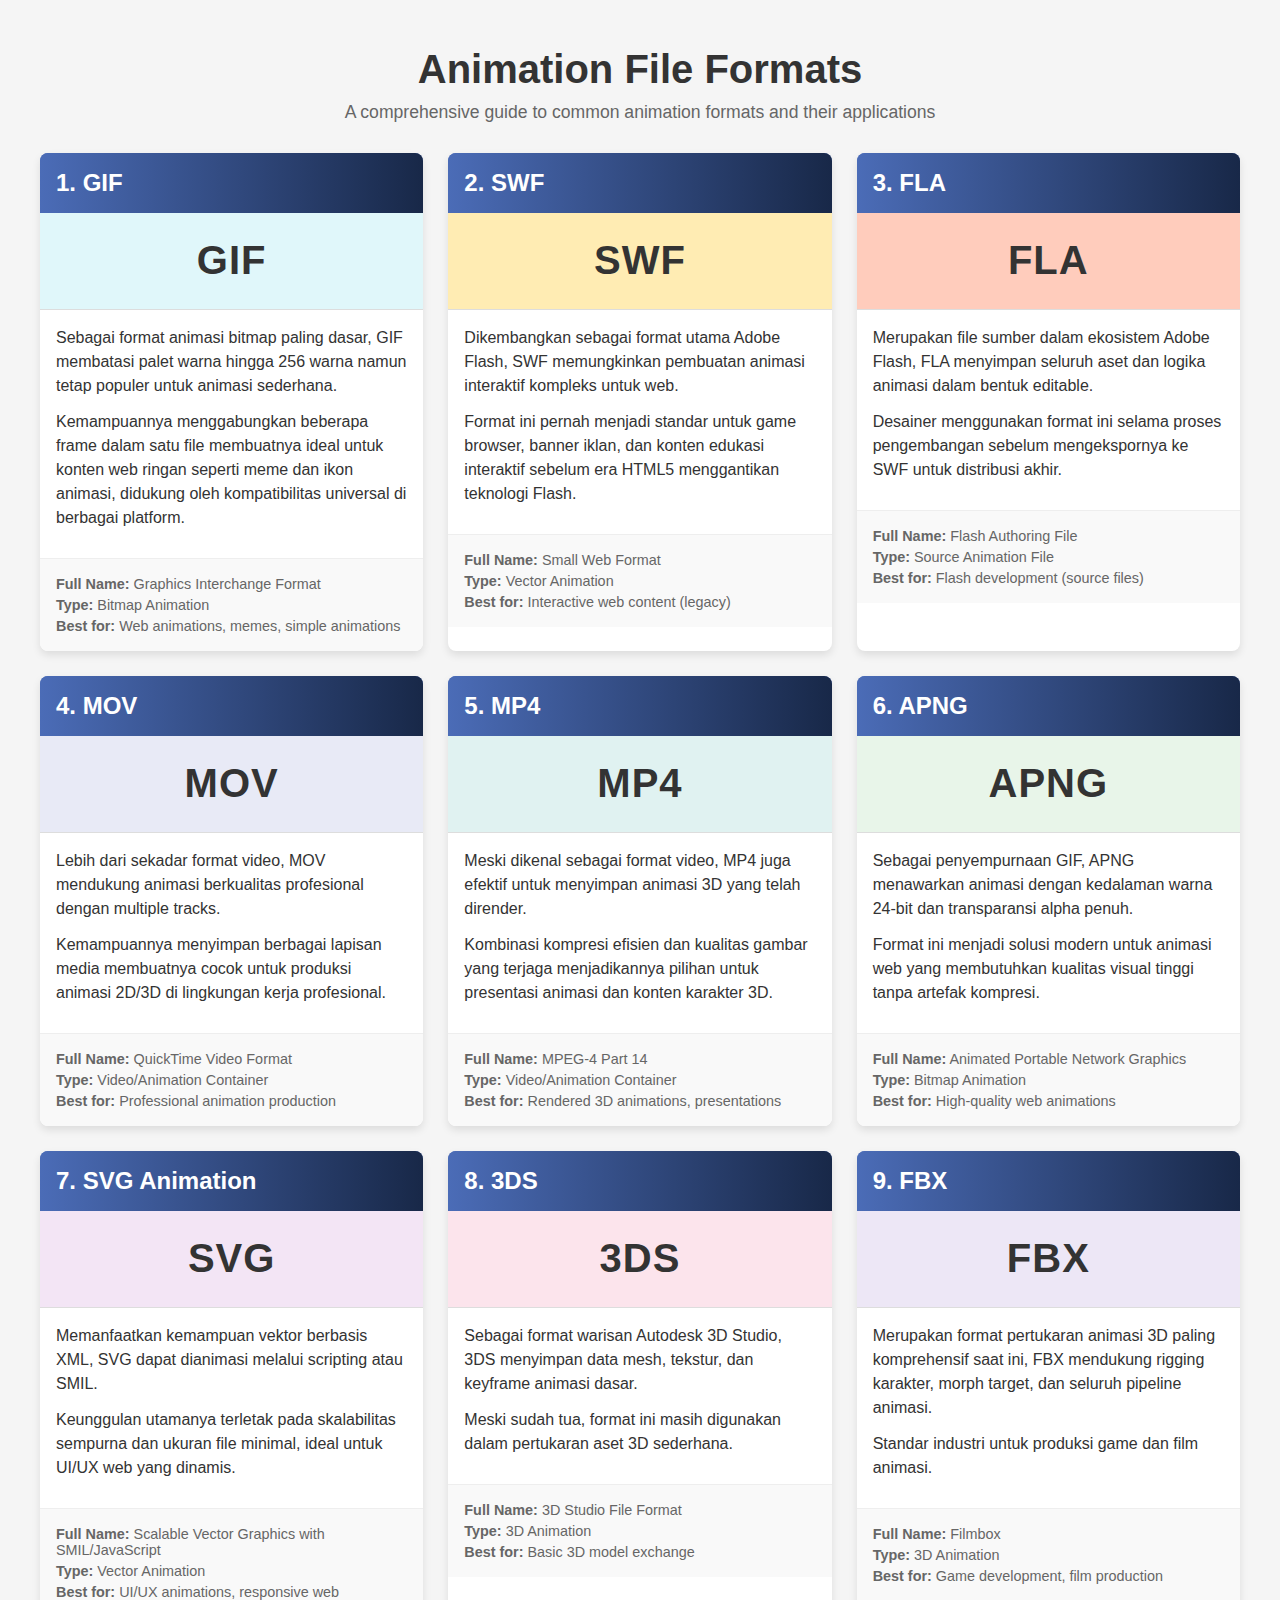
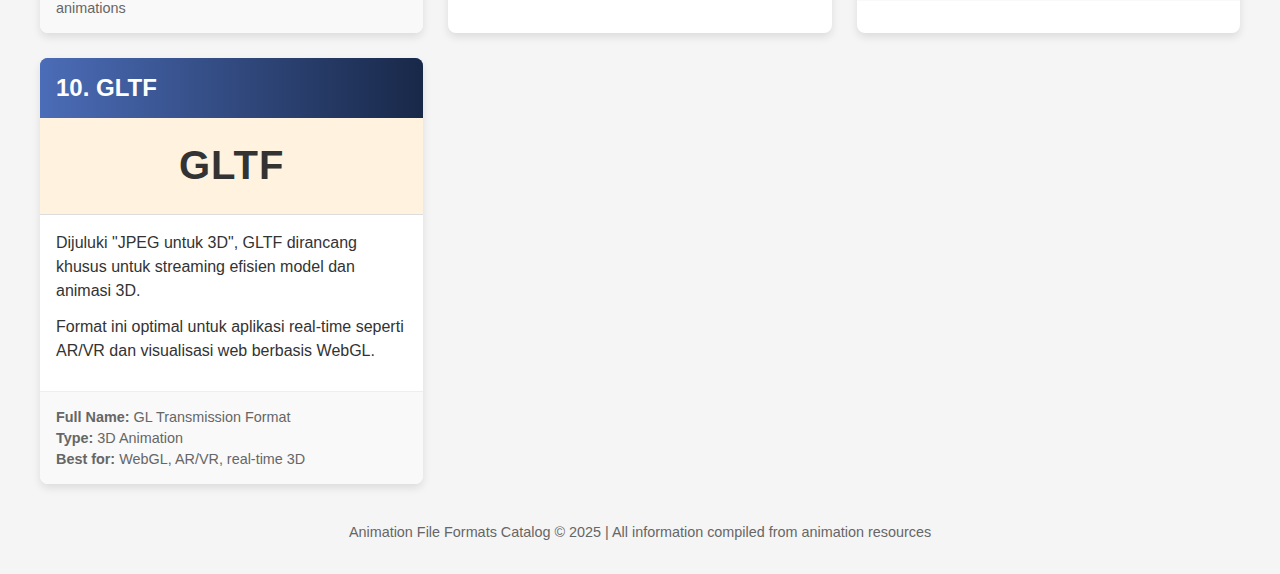
<file: Main/animation.html>
<!DOCTYPE html>
<html lang="en">
<head>
    <meta charset="UTF-8">
    <meta name="viewport" content="width=device-width, initial-scale=1.0">
    <title>Animation File Formats Catalog</title>
    <style>
        body {
            font-family: Arial, sans-serif;
            background-color: #f5f5f5;
            margin: 0;
            padding: 20px;
        }
        
        .header {
            text-align: center;
            margin-bottom: 30px;
        }
        
        .header h1 {
            color: #333;
            font-size: 2.5rem;
            margin-bottom: 10px;
        }
        
        .header p {
            color: #666;
            font-size: 1.1rem;
            max-width: 800px;
            margin: 0 auto;
        }
        
        .card-container {
            display: grid;
            grid-template-columns: repeat(auto-fill, minmax(300px, 1fr));
            gap: 25px;
            max-width: 1200px;
            margin: 0 auto;
        }
        
        .card {
            background-color: #fff;
            border-radius: 8px;
            box-shadow: 0 4px 8px rgba(0, 0, 0, 0.1);
            overflow: hidden;
            transition: transform 0.3s ease, box-shadow 0.3s ease;
        }
        
        .card:hover {
            transform: translateY(-5px);
            box-shadow: 0 8px 16px rgba(0, 0, 0, 0.15);
        }
        
        .card-header {
            padding: 16px;
            background-color: #4b6cb7;
            color: white;
            background-image: linear-gradient(to right, #4b6cb7, #182848);
        }
        
        .card-header h2 {
            margin: 0;
            font-size: 1.5rem;
        }
        
        .format-icon {
            height: 80px;
            display: flex;
            align-items: center;
            justify-content: center;
            background-color: #f0f0f0;
            border-bottom: 1px solid #ddd;
            padding: 8px;
            font-size: 2.5rem;
            font-weight: bold;
            color: #333;
            text-transform: uppercase;
            letter-spacing: 1px;
        }
        
        .gif-icon { background-color: #e0f7fa; }
        .swf-icon { background-color: #ffecb3; }
        .fla-icon { background-color: #ffccbc; }
        .mov-icon { background-color: #e8eaf6; }
        .mp4-icon { background-color: #e0f2f1; }
        .apng-icon { background-color: #e8f5e9; }
        .svg-icon { background-color: #f3e5f5; }
        .tds-icon { background-color: #fce4ec; }
        .fbx-icon { background-color: #ede7f6; }
        .gltf-icon { background-color: #fff3e0; }
        
        .card-body {
            padding: 16px;
        }
        
        .card-body p {
            margin: 0 0 12px;
            line-height: 1.5;
            color: #333;
        }
        
        .card-info {
            background-color: #f9f9f9;
            border-top: 1px solid #eee;
            padding: 12px 16px;
            font-size: 0.9rem;
            color: #666;
        }
        
        .card-info p {
            margin: 5px 0;
        }
        
        footer {
            margin-top: 40px;
            text-align: center;
            color: #666;
            font-size: 0.9rem;
        }
    </style>
</head>
<body>
    <div class="header">
        <h1>Animation File Formats</h1>
        <p>A comprehensive guide to common animation formats and their applications</p>
    </div>
    
    <div class="card-container">
        <!-- GIF -->
        <div class="card">
            <div class="card-header">
                <h2>1. GIF</h2>
            </div>
            <div class="format-icon gif-icon">
                GIF
            </div>
            <div class="card-body">
                <p>Sebagai format animasi bitmap paling dasar, GIF membatasi palet warna hingga 256 warna namun tetap populer untuk animasi sederhana.</p>
                <p>Kemampuannya menggabungkan beberapa frame dalam satu file membuatnya ideal untuk konten web ringan seperti meme dan ikon animasi, didukung oleh kompatibilitas universal di berbagai platform.</p>
            </div>
            <div class="card-info">
                <p><strong>Full Name:</strong> Graphics Interchange Format</p>
                <p><strong>Type:</strong> Bitmap Animation</p>
                <p><strong>Best for:</strong> Web animations, memes, simple animations</p>
            </div>
        </div>
        
        <!-- SWF -->
        <div class="card">
            <div class="card-header">
                <h2>2. SWF</h2>
            </div>
            <div class="format-icon swf-icon">
                SWF
            </div>
            <div class="card-body">
                <p>Dikembangkan sebagai format utama Adobe Flash, SWF memungkinkan pembuatan animasi interaktif kompleks untuk web.</p>
                <p>Format ini pernah menjadi standar untuk game browser, banner iklan, dan konten edukasi interaktif sebelum era HTML5 menggantikan teknologi Flash.</p>
            </div>
            <div class="card-info">
                <p><strong>Full Name:</strong> Small Web Format</p>
                <p><strong>Type:</strong> Vector Animation</p>
                <p><strong>Best for:</strong> Interactive web content (legacy)</p>
            </div>
        </div>
        
        <!-- FLA -->
        <div class="card">
            <div class="card-header">
                <h2>3. FLA</h2>
            </div>
            <div class="format-icon fla-icon">
                FLA
            </div>
            <div class="card-body">
                <p>Merupakan file sumber dalam ekosistem Adobe Flash, FLA menyimpan seluruh aset dan logika animasi dalam bentuk editable.</p>
                <p>Desainer menggunakan format ini selama proses pengembangan sebelum mengekspornya ke SWF untuk distribusi akhir.</p>
            </div>
            <div class="card-info">
                <p><strong>Full Name:</strong> Flash Authoring File</p>
                <p><strong>Type:</strong> Source Animation File</p>
                <p><strong>Best for:</strong> Flash development (source files)</p>
            </div>
        </div>
        
        <!-- MOV -->
        <div class="card">
            <div class="card-header">
                <h2>4. MOV</h2>
            </div>
            <div class="format-icon mov-icon">
                MOV
            </div>
            <div class="card-body">
                <p>Lebih dari sekadar format video, MOV mendukung animasi berkualitas profesional dengan multiple tracks.</p>
                <p>Kemampuannya menyimpan berbagai lapisan media membuatnya cocok untuk produksi animasi 2D/3D di lingkungan kerja profesional.</p>
            </div>
            <div class="card-info">
                <p><strong>Full Name:</strong> QuickTime Video Format</p>
                <p><strong>Type:</strong> Video/Animation Container</p>
                <p><strong>Best for:</strong> Professional animation production</p>
            </div>
        </div>
        
        <!-- MP4 -->
        <div class="card">
            <div class="card-header">
                <h2>5. MP4</h2>
            </div>
            <div class="format-icon mp4-icon">
                MP4
            </div>
            <div class="card-body">
                <p>Meski dikenal sebagai format video, MP4 juga efektif untuk menyimpan animasi 3D yang telah dirender.</p>
                <p>Kombinasi kompresi efisien dan kualitas gambar yang terjaga menjadikannya pilihan untuk presentasi animasi dan konten karakter 3D.</p>
            </div>
            <div class="card-info">
                <p><strong>Full Name:</strong> MPEG-4 Part 14</p>
                <p><strong>Type:</strong> Video/Animation Container</p>
                <p><strong>Best for:</strong> Rendered 3D animations, presentations</p>
            </div>
        </div>
        
        <!-- APNG -->
        <div class="card">
            <div class="card-header">
                <h2>6. APNG</h2>
            </div>
            <div class="format-icon apng-icon">
                APNG
            </div>
            <div class="card-body">
                <p>Sebagai penyempurnaan GIF, APNG menawarkan animasi dengan kedalaman warna 24-bit dan transparansi alpha penuh.</p>
                <p>Format ini menjadi solusi modern untuk animasi web yang membutuhkan kualitas visual tinggi tanpa artefak kompresi.</p>
            </div>
            <div class="card-info">
                <p><strong>Full Name:</strong> Animated Portable Network Graphics</p>
                <p><strong>Type:</strong> Bitmap Animation</p>
                <p><strong>Best for:</strong> High-quality web animations</p>
            </div>
        </div>
        
        <!-- SVG Animation -->
        <div class="card">
            <div class="card-header">
                <h2>7. SVG Animation</h2>
            </div>
            <div class="format-icon svg-icon">
                SVG
            </div>
            <div class="card-body">
                <p>Memanfaatkan kemampuan vektor berbasis XML, SVG dapat dianimasi melalui scripting atau SMIL.</p>
                <p>Keunggulan utamanya terletak pada skalabilitas sempurna dan ukuran file minimal, ideal untuk UI/UX web yang dinamis.</p>
            </div>
            <div class="card-info">
                <p><strong>Full Name:</strong> Scalable Vector Graphics with SMIL/JavaScript</p>
                <p><strong>Type:</strong> Vector Animation</p>
                <p><strong>Best for:</strong> UI/UX animations, responsive web animations</p>
            </div>
        </div>
        
        <!-- 3DS -->
        <div class="card">
            <div class="card-header">
                <h2>8. 3DS</h2>
            </div>
            <div class="format-icon tds-icon">
                3DS
            </div>
            <div class="card-body">
                <p>Sebagai format warisan Autodesk 3D Studio, 3DS menyimpan data mesh, tekstur, dan keyframe animasi dasar.</p>
                <p>Meski sudah tua, format ini masih digunakan dalam pertukaran aset 3D sederhana.</p>
            </div>
            <div class="card-info">
                <p><strong>Full Name:</strong> 3D Studio File Format</p>
                <p><strong>Type:</strong> 3D Animation</p>
                <p><strong>Best for:</strong> Basic 3D model exchange</p>
            </div>
        </div>
        
        <!-- FBX -->
        <div class="card">
            <div class="card-header">
                <h2>9. FBX</h2>
            </div>
            <div class="format-icon fbx-icon">
                FBX
            </div>
            <div class="card-body">
                <p>Merupakan format pertukaran animasi 3D paling komprehensif saat ini, FBX mendukung rigging karakter, morph target, dan seluruh pipeline animasi.</p>
                <p>Standar industri untuk produksi game dan film animasi.</p>
            </div>
            <div class="card-info">
                <p><strong>Full Name:</strong> Filmbox</p>
                <p><strong>Type:</strong> 3D Animation</p>
                <p><strong>Best for:</strong> Game development, film production</p>
            </div>
        </div>
        
        <!-- GLTF -->
        <div class="card">
            <div class="card-header">
                <h2>10. GLTF</h2>
            </div>
            <div class="format-icon gltf-icon">
                GLTF
            </div>
            <div class="card-body">
                <p>Dijuluki "JPEG untuk 3D", GLTF dirancang khusus untuk streaming efisien model dan animasi 3D.</p>
                <p>Format ini optimal untuk aplikasi real-time seperti AR/VR dan visualisasi web berbasis WebGL.</p>
            </div>
            <div class="card-info">
                <p><strong>Full Name:</strong> GL Transmission Format</p>
                <p><strong>Type:</strong> 3D Animation</p>
                <p><strong>Best for:</strong> WebGL, AR/VR, real-time 3D</p>
            </div>
        </div>
    </div>
    
    <footer>
        <p>Animation File Formats Catalog © 2025 | All information compiled from animation resources</p>
    </footer>
</body>
</html>
</file>
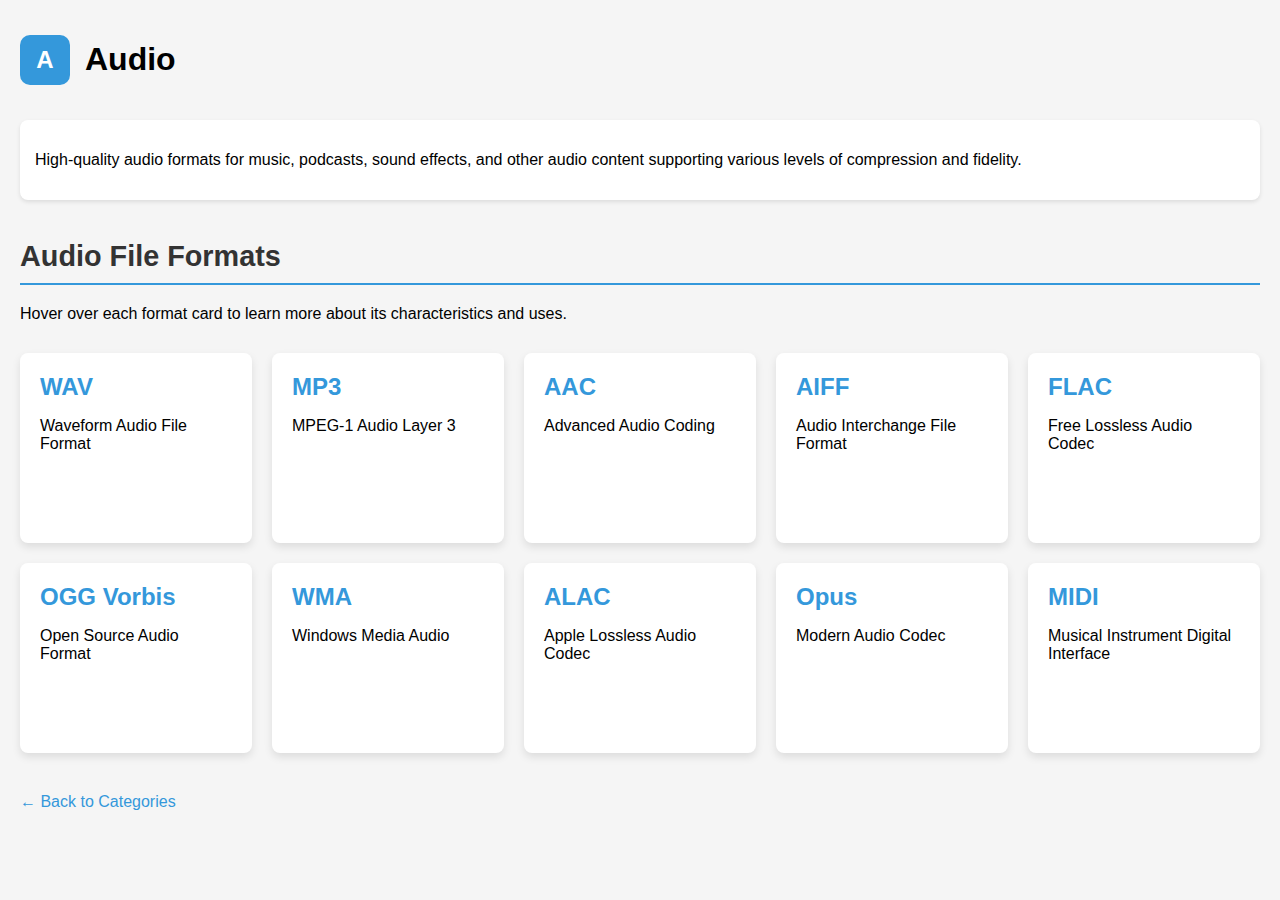
<file: Main/audio.html>
<!DOCTYPE html>
<html lang="en">
<head>
    <meta charset="UTF-8">
    <meta name="viewport" content="width=device-width, initial-scale=1.0">
    <title>Audio Category</title>
    <style>
        body {
            font-family: Arial, sans-serif;
            margin: 0;
            padding: 20px;
            background-color: #f5f5f5;
        }
        
        .category-header {
            display: flex;
            align-items: center;
            margin-bottom: 20px;
        }
        
        .category-icon {
            width: 50px;
            height: 50px;
            background-color: #3498db;
            color: white;
            display: flex;
            align-items: center;
            justify-content: center;
            font-size: 24px;
            font-weight: bold;
            border-radius: 10px;
            margin-right: 15px;
        }
        
        .audio-icon {
            background-color: #3498db;
        }
        
        .description {
            background-color: white;
            padding: 15px;
            border-radius: 8px;
            box-shadow: 0 2px 4px rgba(0,0,0,0.1);
            margin-bottom: 20px;
        }
        
        .back-link {
            display: inline-block;
            margin-top: 10px;
            color: #3498db;
            text-decoration: none;
        }
        
        .back-link:hover {
            text-decoration: underline;
        }
        
        /* Format cards styles */
        .format-cards {
            display: grid;
            grid-template-columns: repeat(auto-fill, minmax(200px, 1fr));
            gap: 20px;
            margin-top: 30px;
            margin-bottom: 30px;
        }
        
        .format-card {
            background-color: white;
            border-radius: 8px;
            box-shadow: 0 4px 8px rgba(0,0,0,0.1);
            padding: 20px;
            position: relative;
            transition: transform 0.3s ease, box-shadow 0.3s ease;
            cursor: pointer;
            height: 150px;
            overflow: hidden;
        }
        
        .format-card:hover {
            transform: translateY(-5px);
            box-shadow: 0 8px 16px rgba(0,0,0,0.15);
        }
        
        .format-title {
            font-size: 1.5em;
            font-weight: bold;
            color: #3498db;
            margin-bottom: 10px;
        }
        
        .format-description {
            position: absolute;
            top: 0;
            left: 0;
            right: 0;
            bottom: 0;
            background-color: rgba(52, 152, 219, 0.95);
            color: white;
            padding: 20px;
            opacity: 0;
            transition: opacity 0.3s ease;
            overflow-y: auto;
            border-radius: 8px;
        }
        
        .format-card:hover .format-description {
            opacity: 1;
        }
        
        .section-title {
            font-size: 1.8em;
            color: #333;
            margin: 40px 0 20px 0;
            border-bottom: 2px solid #3498db;
            padding-bottom: 10px;
        }
    </style>
</head>
<body>
    <div class="category-header">
        <div class="category-icon audio-icon">A</div>
        <h1>Audio</h1>
    </div>
    
    <div class="description">
        <p>High-quality audio formats for music, podcasts, sound effects, and other audio content supporting various levels of compression and fidelity.</p>
    </div>
    
    <h2 class="section-title">Audio File Formats</h2>
    <p>Hover over each format card to learn more about its characteristics and uses.</p>
    
    <div class="format-cards">
        <div class="format-card">
            <div class="format-title">WAV</div>
            <p>Waveform Audio File Format</p>
            <div class="format-description">
                <h3>WAV (Waveform Audio File Format)</h3>
                <p>As a standard audio format in Windows environments, WAV stores sound data in uncompressed PCM form. This format produces high-precision sound reproduction, although it requires significant storage space. This advantage makes WAV the primary choice in professional audio production and recording editing processes.</p>
            </div>
        </div>
        
        <div class="format-card">
            <div class="format-title">MP3</div>
            <p>MPEG-1 Audio Layer 3</p>
            <div class="format-description">
                <h3>MP3 (MPEG-1 Audio Layer 3)</h3>
                <p>This lossy compression format has become the de facto standard for digital music distribution thanks to its balanced ratio of file size and sound quality. With sophisticated encoding techniques, MP3 can dramatically reduce file size while maintaining acceptable audio quality, making it ideal for web applications and portable devices.</p>
            </div>
        </div>
        
        <div class="format-card">
            <div class="format-title">AAC</div>
            <p>Advanced Audio Coding</p>
            <div class="format-description">
                <h3>AAC (Advanced Audio Coding)</h3>
                <p>As the successor to MP3, this format offers a more efficient compression algorithm with superior sound quality at the same bitrate. AAC has been widely adopted by leading streaming platforms due to its superior performance in audio frequency reproduction and good device compatibility.</p>
            </div>
        </div>
        
        <div class="format-card">
            <div class="format-title">AIFF</div>
            <p>Audio Interchange File Format</p>
            <div class="format-description">
                <h3>AIFF (Audio Interchange File Format)</h3>
                <p>Developed by Apple as an alternative to WAV, AIFF stores audio data in uncompressed form with high resolution. This format has become the standard in music production in macOS environments, offering perfect studio sound quality for professional needs.</p>
            </div>
        </div>
        
        <div class="format-card">
            <div class="format-title">FLAC</div>
            <p>Free Lossless Audio Codec</p>
            <div class="format-description">
                <h3>FLAC (Free Lossless Audio Codec)</h3>
                <p>This open-source format provides audio compression without losing original quality, making it a favorite among audiophiles. FLAC can reduce file size by about 50-60% from its original source while maintaining every sound detail, ideal for high-quality music archives.</p>
            </div>
        </div>
        
        <div class="format-card">
            <div class="format-title">OGG Vorbis</div>
            <p>Open Source Audio Format</p>
            <div class="format-description">
                <h3>OGG Vorbis</h3>
                <p>As an open-source audio solution, this format offers a royalty-free alternative to MP3 with comparable quality. The Vorbis codec in OGG containers is widely implemented in open-source multimedia applications, including games and digital music players.</p>
            </div>
        </div>
        
        <div class="format-card">
            <div class="format-title">WMA</div>
            <p>Windows Media Audio</p>
            <div class="format-description">
                <h3>WMA (Windows Media Audio)</h3>
                <p>Developed by Microsoft as a response to MP3, this format provides better audio performance at low bitrates. WMA integrates perfectly with the Windows ecosystem and is often used for multimedia content based on Microsoft platforms.</p>
            </div>
        </div>
        
        <div class="format-card">
            <div class="format-title">ALAC</div>
            <p>Apple Lossless Audio Codec</p>
            <div class="format-description">
                <h3>ALAC (Apple Lossless Audio Codec)</h3>
                <p>This exclusive Apple format offers lossless compression with quality equivalent to FLAC. ALAC is specifically designed for optimal integration with Apple devices, allowing digital music collections to be stored without compromising quality within the iOS and macOS ecosystem.</p>
            </div>
        </div>
        
        <div class="format-card">
            <div class="format-title">Opus</div>
            <p>Modern Audio Codec</p>
            <div class="format-description">
                <h3>Opus</h3>
                <p>This modern audio format is dedicated to real-time applications such as VoIP communications and streaming. With dynamic bitrate flexibility and superior performance at low latency, Opus is becoming an emerging standard for teleconferencing applications and multimedia streaming.</p>
            </div>
        </div>
        
        <div class="format-card">
            <div class="format-title">MIDI</div>
            <p>Musical Instrument Digital Interface</p>
            <div class="format-description">
                <h3>MIDI (Musical Instrument Digital Interface)</h3>
                <p>Unlike conventional audio formats, MIDI stores digital music instruction data in the form of playing parameters. This format is very efficient in file size and is widely used in digital music production, synthesizers, and interactive multimedia applications due to its easily modifiable nature.</p>
            </div>
        </div>
    </div>
    
    <a href="../index.html" class="back-link">← Back to Categories</a>
</body>
</html>
</file>
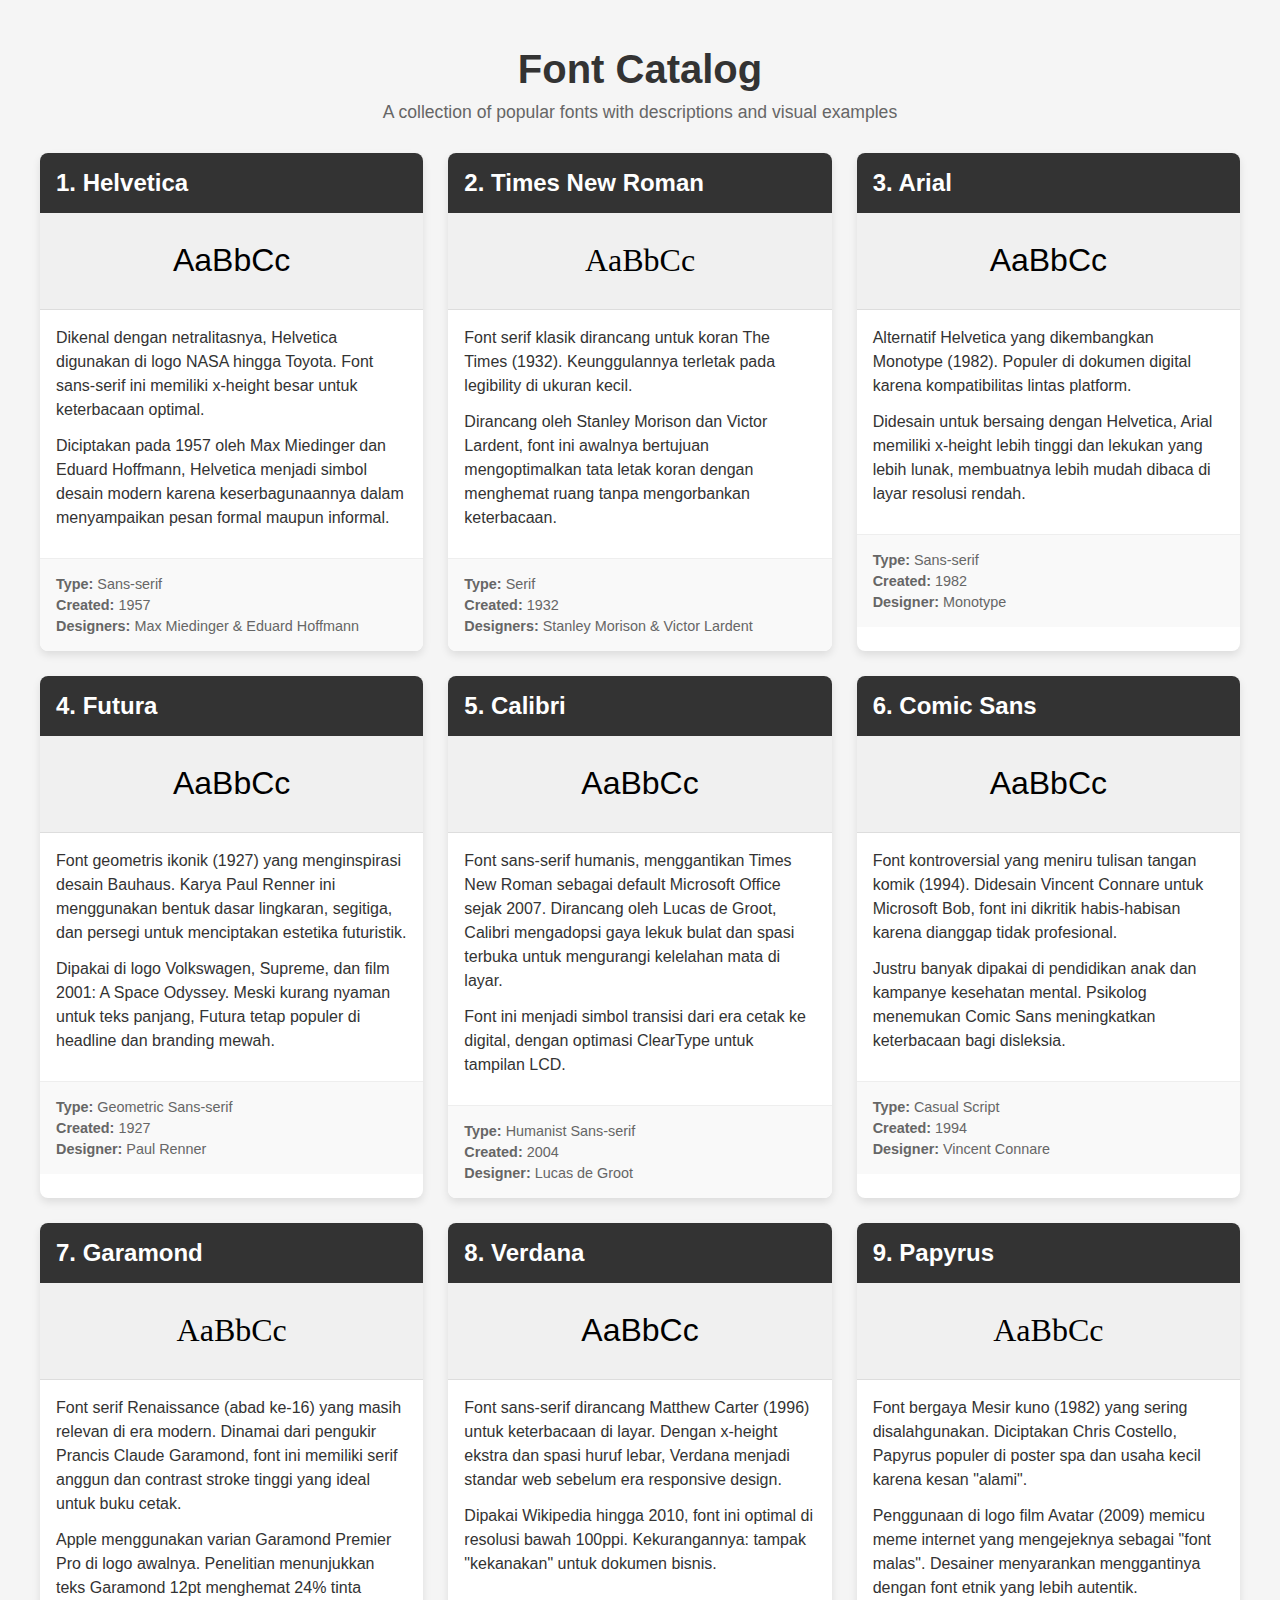
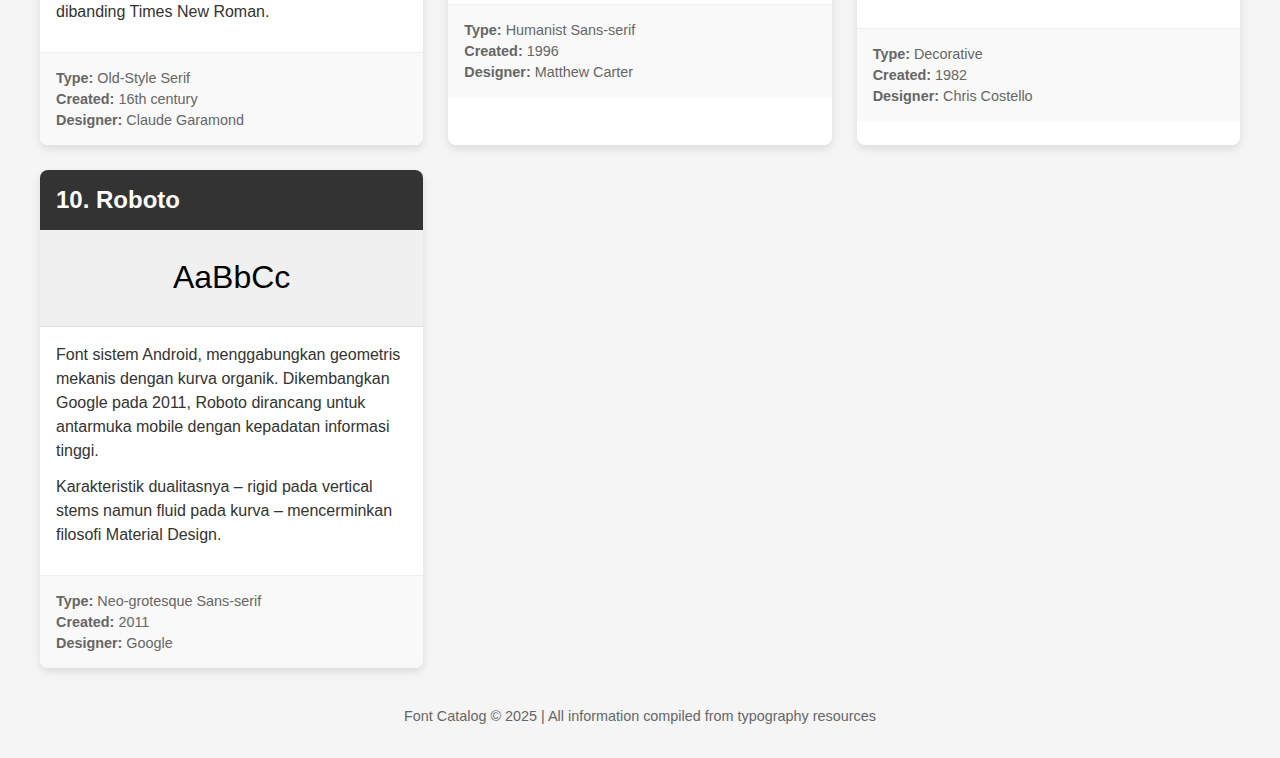
<file: Main/font.html>
<!DOCTYPE html>
<html lang="en">
<head>
    <meta charset="UTF-8">
    <meta name="viewport" content="width=device-width, initial-scale=1.0">
    <title>Font Catalog</title>
    <style>
        body {
            font-family: Arial, sans-serif;
            background-color: #f5f5f5;
            margin: 0;
            padding: 20px;
        }
        
        .header {
            text-align: center;
            margin-bottom: 30px;
        }
        
        .header h1 {
            color: #333;
            font-size: 2.5rem;
            margin-bottom: 10px;
        }
        
        .header p {
            color: #666;
            font-size: 1.1rem;
            max-width: 800px;
            margin: 0 auto;
        }
        
        .card-container {
            display: grid;
            grid-template-columns: repeat(auto-fill, minmax(300px, 1fr));
            gap: 25px;
            max-width: 1200px;
            margin: 0 auto;
        }
        
        .card {
            background-color: #fff;
            border-radius: 8px;
            box-shadow: 0 4px 8px rgba(0, 0, 0, 0.1);
            overflow: hidden;
            transition: transform 0.3s ease, box-shadow 0.3s ease;
        }
        
        .card:hover {
            transform: translateY(-5px);
            box-shadow: 0 8px 16px rgba(0, 0, 0, 0.15);
        }
        
        .card-header {
            padding: 16px;
            background-color: #333;
            color: white;
        }
        
        .card-header h2 {
            margin: 0;
            font-size: 1.5rem;
        }
        
        .font-preview {
            height: 80px;
            display: flex;
            align-items: center;
            justify-content: center;
            background-color: #f0f0f0;
            border-bottom: 1px solid #ddd;
            padding: 8px;
        }
        
        .font-preview-text {
            font-size: 2rem;
            text-align: center;
        }
        
        .helvetica { font-family: Helvetica, Arial, sans-serif; }
        .times { font-family: "Times New Roman", Times, serif; }
        .arial { font-family: Arial, sans-serif; }
        .futura { font-family: Futura, "Trebuchet MS", Arial, sans-serif; }
        .calibri { font-family: Calibri, "Segoe UI", sans-serif; }
        .comic { font-family: "Comic Sans MS", cursive, sans-serif; }
        .garamond { font-family: Garamond, "Palatino Linotype", serif; }
        .verdana { font-family: Verdana, Geneva, sans-serif; }
        .papyrus { font-family: Papyrus, fantasy, serif; }
        .roboto { font-family: Roboto, "Segoe UI", sans-serif; }
        
        .card-body {
            padding: 16px;
        }
        
        .card-body p {
            margin: 0 0 12px;
            line-height: 1.5;
            color: #333;
        }
        
        .card-info {
            background-color: #f9f9f9;
            border-top: 1px solid #eee;
            padding: 12px 16px;
            font-size: 0.9rem;
            color: #666;
        }
        
        .card-info p {
            margin: 5px 0;
        }
        
        footer {
            margin-top: 40px;
            text-align: center;
            color: #666;
            font-size: 0.9rem;
        }
    </style>
</head>
<body>
    <div class="header">
        <h1>Font Catalog</h1>
        <p>A collection of popular fonts with descriptions and visual examples</p>
    </div>
    
    <div class="card-container">
        <!-- Helvetica -->
        <div class="card">
            <div class="card-header">
                <h2>1. Helvetica</h2>
            </div>
            <div class="font-preview">
                <div class="font-preview-text helvetica">AaBbCc</div>
            </div>
            <div class="card-body">
                <p>Dikenal dengan netralitasnya, Helvetica digunakan di logo NASA hingga Toyota. Font sans-serif ini memiliki x-height besar untuk keterbacaan optimal.</p>
                <p>Diciptakan pada 1957 oleh Max Miedinger dan Eduard Hoffmann, Helvetica menjadi simbol desain modern karena keserbagunaannya dalam menyampaikan pesan formal maupun informal.</p>
            </div>
            <div class="card-info">
                <p><strong>Type:</strong> Sans-serif</p>
                <p><strong>Created:</strong> 1957</p>
                <p><strong>Designers:</strong> Max Miedinger & Eduard Hoffmann</p>
            </div>
        </div>
        
        <!-- Times New Roman -->
        <div class="card">
            <div class="card-header">
                <h2>2. Times New Roman</h2>
            </div>
            <div class="font-preview">
                <div class="font-preview-text times">AaBbCc</div>
            </div>
            <div class="card-body">
                <p>Font serif klasik dirancang untuk koran The Times (1932). Keunggulannya terletak pada legibility di ukuran kecil.</p>
                <p>Dirancang oleh Stanley Morison dan Victor Lardent, font ini awalnya bertujuan mengoptimalkan tata letak koran dengan menghemat ruang tanpa mengorbankan keterbacaan.</p>
            </div>
            <div class="card-info">
                <p><strong>Type:</strong> Serif</p>
                <p><strong>Created:</strong> 1932</p>
                <p><strong>Designers:</strong> Stanley Morison & Victor Lardent</p>
            </div>
        </div>
        
        <!-- Arial -->
        <div class="card">
            <div class="card-header">
                <h2>3. Arial</h2>
            </div>
            <div class="font-preview">
                <div class="font-preview-text arial">AaBbCc</div>
            </div>
            <div class="card-body">
                <p>Alternatif Helvetica yang dikembangkan Monotype (1982). Populer di dokumen digital karena kompatibilitas lintas platform.</p>
                <p>Didesain untuk bersaing dengan Helvetica, Arial memiliki x-height lebih tinggi dan lekukan yang lebih lunak, membuatnya lebih mudah dibaca di layar resolusi rendah.</p>
            </div>
            <div class="card-info">
                <p><strong>Type:</strong> Sans-serif</p>
                <p><strong>Created:</strong> 1982</p>
                <p><strong>Designer:</strong> Monotype</p>
            </div>
        </div>
        
        <!-- Futura -->
        <div class="card">
            <div class="card-header">
                <h2>4. Futura</h2>
            </div>
            <div class="font-preview">
                <div class="font-preview-text futura">AaBbCc</div>
            </div>
            <div class="card-body">
                <p>Font geometris ikonik (1927) yang menginspirasi desain Bauhaus. Karya Paul Renner ini menggunakan bentuk dasar lingkaran, segitiga, dan persegi untuk menciptakan estetika futuristik.</p>
                <p>Dipakai di logo Volkswagen, Supreme, dan film 2001: A Space Odyssey. Meski kurang nyaman untuk teks panjang, Futura tetap populer di headline dan branding mewah.</p>
            </div>
            <div class="card-info">
                <p><strong>Type:</strong> Geometric Sans-serif</p>
                <p><strong>Created:</strong> 1927</p>
                <p><strong>Designer:</strong> Paul Renner</p>
            </div>
        </div>
        
        <!-- Calibri -->
        <div class="card">
            <div class="card-header">
                <h2>5. Calibri</h2>
            </div>
            <div class="font-preview">
                <div class="font-preview-text calibri">AaBbCc</div>
            </div>
            <div class="card-body">
                <p>Font sans-serif humanis, menggantikan Times New Roman sebagai default Microsoft Office sejak 2007. Dirancang oleh Lucas de Groot, Calibri mengadopsi gaya lekuk bulat dan spasi terbuka untuk mengurangi kelelahan mata di layar.</p>
                <p>Font ini menjadi simbol transisi dari era cetak ke digital, dengan optimasi ClearType untuk tampilan LCD.</p>
            </div>
            <div class="card-info">
                <p><strong>Type:</strong> Humanist Sans-serif</p>
                <p><strong>Created:</strong> 2004</p>
                <p><strong>Designer:</strong> Lucas de Groot</p>
            </div>
        </div>
        
        <!-- Comic Sans -->
        <div class="card">
            <div class="card-header">
                <h2>6. Comic Sans</h2>
            </div>
            <div class="font-preview">
                <div class="font-preview-text comic">AaBbCc</div>
            </div>
            <div class="card-body">
                <p>Font kontroversial yang meniru tulisan tangan komik (1994). Didesain Vincent Connare untuk Microsoft Bob, font ini dikritik habis-habisan karena dianggap tidak profesional.</p>
                <p>Justru banyak dipakai di pendidikan anak dan kampanye kesehatan mental. Psikolog menemukan Comic Sans meningkatkan keterbacaan bagi disleksia.</p>
            </div>
            <div class="card-info">
                <p><strong>Type:</strong> Casual Script</p>
                <p><strong>Created:</strong> 1994</p>
                <p><strong>Designer:</strong> Vincent Connare</p>
            </div>
        </div>
        
        <!-- Garamond -->
        <div class="card">
            <div class="card-header">
                <h2>7. Garamond</h2>
            </div>
            <div class="font-preview">
                <div class="font-preview-text garamond">AaBbCc</div>
            </div>
            <div class="card-body">
                <p>Font serif Renaissance (abad ke-16) yang masih relevan di era modern. Dinamai dari pengukir Prancis Claude Garamond, font ini memiliki serif anggun dan contrast stroke tinggi yang ideal untuk buku cetak.</p>
                <p>Apple menggunakan varian Garamond Premier Pro di logo awalnya. Penelitian menunjukkan teks Garamond 12pt menghemat 24% tinta dibanding Times New Roman.</p>
            </div>
            <div class="card-info">
                <p><strong>Type:</strong> Old-Style Serif</p>
                <p><strong>Created:</strong> 16th century</p>
                <p><strong>Designer:</strong> Claude Garamond</p>
            </div>
        </div>
        
        <!-- Verdana -->
        <div class="card">
            <div class="card-header">
                <h2>8. Verdana</h2>
            </div>
            <div class="font-preview">
                <div class="font-preview-text verdana">AaBbCc</div>
            </div>
            <div class="card-body">
                <p>Font sans-serif dirancang Matthew Carter (1996) untuk keterbacaan di layar. Dengan x-height ekstra dan spasi huruf lebar, Verdana menjadi standar web sebelum era responsive design.</p>
                <p>Dipakai Wikipedia hingga 2010, font ini optimal di resolusi bawah 100ppi. Kekurangannya: tampak "kekanakan" untuk dokumen bisnis.</p>
            </div>
            <div class="card-info">
                <p><strong>Type:</strong> Humanist Sans-serif</p>
                <p><strong>Created:</strong> 1996</p>
                <p><strong>Designer:</strong> Matthew Carter</p>
            </div>
        </div>
        
        <!-- Papyrus -->
        <div class="card">
            <div class="card-header">
                <h2>9. Papyrus</h2>
            </div>
            <div class="font-preview">
                <div class="font-preview-text papyrus">AaBbCc</div>
            </div>
            <div class="card-body">
                <p>Font bergaya Mesir kuno (1982) yang sering disalahgunakan. Diciptakan Chris Costello, Papyrus populer di poster spa dan usaha kecil karena kesan "alami".</p>
                <p>Penggunaan di logo film Avatar (2009) memicu meme internet yang mengejeknya sebagai "font malas". Desainer menyarankan menggantinya dengan font etnik yang lebih autentik.</p>
            </div>
            <div class="card-info">
                <p><strong>Type:</strong> Decorative</p>
                <p><strong>Created:</strong> 1982</p>
                <p><strong>Designer:</strong> Chris Costello</p>
            </div>
        </div>
        
        <!-- Roboto -->
        <div class="card">
            <div class="card-header">
                <h2>10. Roboto</h2>
            </div>
            <div class="font-preview">
                <div class="font-preview-text roboto">AaBbCc</div>
            </div>
            <div class="card-body">
                <p>Font sistem Android, menggabungkan geometris mekanis dengan kurva organik. Dikembangkan Google pada 2011, Roboto dirancang untuk antarmuka mobile dengan kepadatan informasi tinggi.</p>
                <p>Karakteristik dualitasnya – rigid pada vertical stems namun fluid pada kurva – mencerminkan filosofi Material Design.</p>
            </div>
            <div class="card-info">
                <p><strong>Type:</strong> Neo-grotesque Sans-serif</p>
                <p><strong>Created:</strong> 2011</p>
                <p><strong>Designer:</strong> Google</p>
            </div>
        </div>
    </div>
    
    <footer>
        <p>Font Catalog © 2025 | All information compiled from typography resources</p>
    </footer>
</body>
</html>
</file>
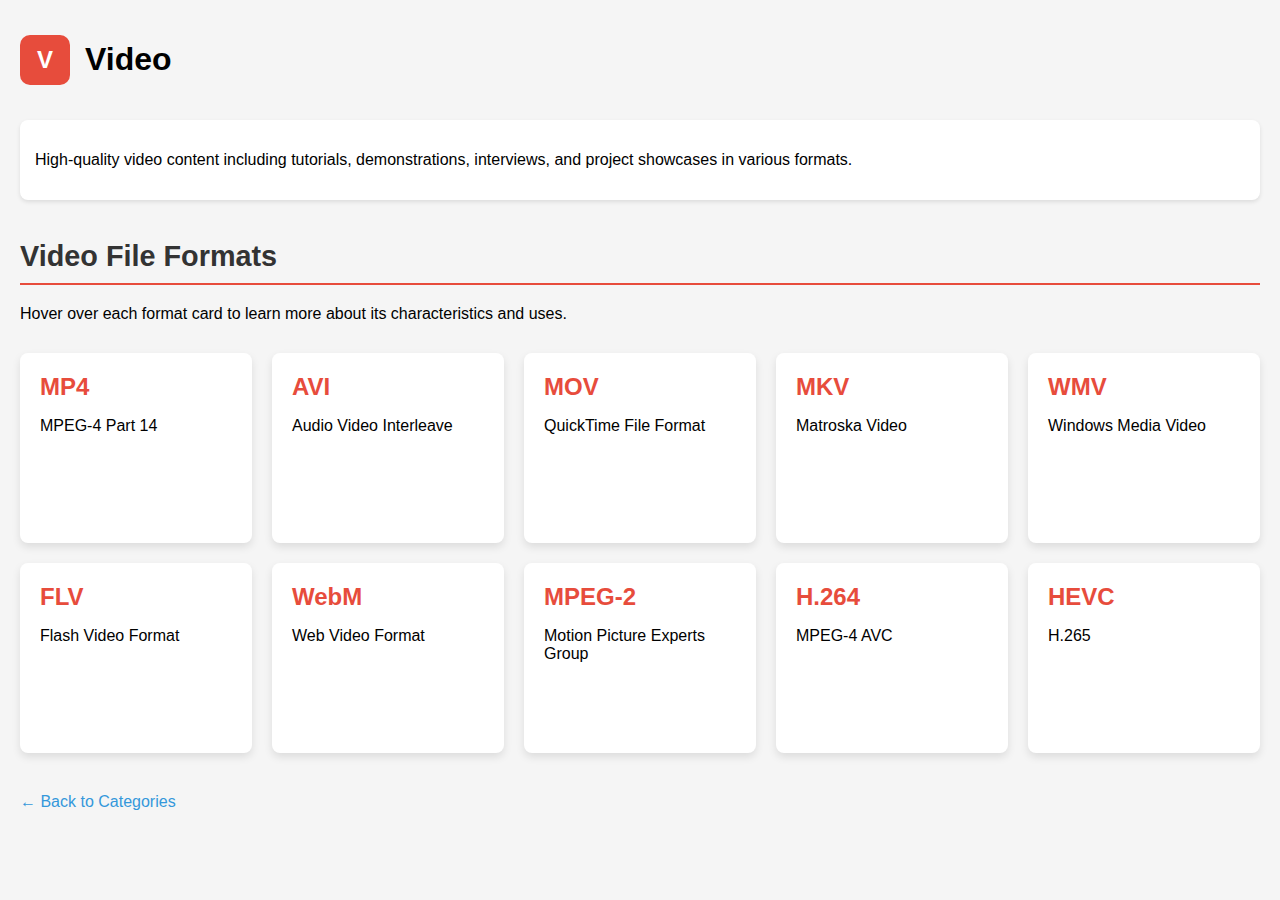
<file: Main/video.html>
<!DOCTYPE html>
<html lang="en">
<head>
    <meta charset="UTF-8">
    <meta name="viewport" content="width=device-width, initial-scale=1.0">
    <title>Video Category</title>
    <style>
        body {
            font-family: Arial, sans-serif;
            margin: 0;
            padding: 20px;
            background-color: #f5f5f5;
        }
        
        .category-header {
            display: flex;
            align-items: center;
            margin-bottom: 20px;
        }
        
        .category-icon {
            width: 50px;
            height: 50px;
            background-color: #3498db;
            color: white;
            display: flex;
            align-items: center;
            justify-content: center;
            font-size: 24px;
            font-weight: bold;
            border-radius: 10px;
            margin-right: 15px;
        }
        
        .video-icon {
            background-color: #e74c3c;
        }
        
        .description {
            background-color: white;
            padding: 15px;
            border-radius: 8px;
            box-shadow: 0 2px 4px rgba(0,0,0,0.1);
            margin-bottom: 20px;
        }
        
        .back-link {
            display: inline-block;
            margin-top: 10px;
            color: #3498db;
            text-decoration: none;
        }
        
        .back-link:hover {
            text-decoration: underline;
        }
        
        /* Format cards styles */
        .format-cards {
            display: grid;
            grid-template-columns: repeat(auto-fill, minmax(200px, 1fr));
            gap: 20px;
            margin-top: 30px;
            margin-bottom: 30px;
        }
        
        .format-card {
            background-color: white;
            border-radius: 8px;
            box-shadow: 0 4px 8px rgba(0,0,0,0.1);
            padding: 20px;
            position: relative;
            transition: transform 0.3s ease, box-shadow 0.3s ease;
            cursor: pointer;
            height: 150px;
            overflow: hidden;
        }
        
        .format-card:hover {
            transform: translateY(-5px);
            box-shadow: 0 8px 16px rgba(0,0,0,0.15);
        }
        
        .format-title {
            font-size: 1.5em;
            font-weight: bold;
            color: #e74c3c;
            margin-bottom: 10px;
        }
        
        .format-description {
            position: absolute;
            top: 0;
            left: 0;
            right: 0;
            bottom: 0;
            background-color: rgba(231, 76, 60, 0.95);
            color: white;
            padding: 20px;
            opacity: 0;
            transition: opacity 0.3s ease;
            overflow-y: auto;
            border-radius: 8px;
        }
        
        .format-card:hover .format-description {
            opacity: 1;
        }
        
        .section-title {
            font-size: 1.8em;
            color: #333;
            margin: 40px 0 20px 0;
            border-bottom: 2px solid #e74c3c;
            padding-bottom: 10px;
        }
    </style>
</head>
<body>
    <div class="category-header">
        <div class="category-icon video-icon">V</div>
        <h1>Video</h1>
    </div>
    
    <div class="description">
        <p>High-quality video content including tutorials, demonstrations, interviews, and project showcases in various formats.</p>
    </div>
    
    <h2 class="section-title">Video File Formats</h2>
    <p>Hover over each format card to learn more about its characteristics and uses.</p>
    
    <div class="format-cards">
        <div class="format-card">
            <div class="format-title">MP4</div>
            <p>MPEG-4 Part 14</p>
            <div class="format-description">
                <h3>MP4 (MPEG-4 Part 14)</h3>
                <p>The most universal video container format today, MP4 combines efficient compression with preserved visual quality. It typically integrates the H.264 codec that allows relatively small file sizes without significantly sacrificing image quality, making it the de facto standard for streaming platforms and digital video sharing.</p>
            </div>
        </div>
        
        <div class="format-card">
            <div class="format-title">AVI</div>
            <p>Audio Video Interleave</p>
            <div class="format-description">
                <h3>AVI (Audio Video Interleave)</h3>
                <p>Developed by Microsoft as one of the early digital video formats, AVI synchronizes audio and video data in one container. Although less efficient in compression compared to modern formats, AVI is maintained in professional video production due to its ability to store raw data with high quality.</p>
            </div>
        </div>
        
        <div class="format-card">
            <div class="format-title">MOV</div>
            <p>QuickTime File Format</p>
            <div class="format-description">
                <h3>MOV (QuickTime File Format)</h3>
                <p>An exclusive Apple format designed for macOS and iOS ecosystems. MOV supports various multimedia tracks including video, audio, text, and special effects in a single file, making it an ideal choice for creative video production needs.</p>
            </div>
        </div>
        
        <div class="format-card">
            <div class="format-title">MKV</div>
            <p>Matroska Video</p>
            <div class="format-description">
                <h3>MKV (Matroska Video)</h3>
                <p>As an open-source container format, MKV offers high flexibility with the ability to store various multimedia elements. This format supports multiple audio tracks, subtitles, and chapters in one file, making it popular for archiving high-quality film and TV series content.</p>
            </div>
        </div>
        
        <div class="format-card">
            <div class="format-title">WMV</div>
            <p>Windows Media Video</p>
            <div class="format-description">
                <h3>WMV (Windows Media Video)</h3>
                <p>Specifically designed for optimization on Windows platforms, this format offers impressive compression ratios. WMV maintains adequate visual quality for business streaming needs and multimedia presentations.</p>
            </div>
        </div>
        
        <div class="format-card">
            <div class="format-title">FLV</div>
            <p>Flash Video Format</p>
            <div class="format-description">
                <h3>FLV (Flash Video Format)</h3>
                <p>As a pioneer format of the online video era, FLV once dominated Adobe Flash-based web platforms. Although Flash technology is no longer supported, this format played an important role in the evolution of digital video content distribution.</p>
            </div>
        </div>
        
        <div class="format-card">
            <div class="format-title">WebM</div>
            <p>Web Video Format</p>
            <div class="format-description">
                <h3>WebM</h3>
                <p>Developed as an open-source alternative for modern web video, WebM optimizes streaming performance via VP8/VP9 codecs. This format has become an important standard for HTML5 video content with efficient and royalty-free compression.</p>
            </div>
        </div>
        
        <div class="format-card">
            <div class="format-title">MPEG-2</div>
            <p>Motion Picture Experts Group</p>
            <div class="format-description">
                <h3>MPEG-2</h3>
                <p>As an early generation digital television broadcasting standard, MPEG-2 became the foundation of DVD technology and digital TV broadcasting. This format balances image quality needs with broadcast bandwidth limitations.</p>
            </div>
        </div>
        
        <div class="format-card">
            <div class="format-title">H.264</div>
            <p>MPEG-4 AVC</p>
            <div class="format-description">
                <h3>H.264 (MPEG-4 AVC)</h3>
                <p>This video codec revolutionized the industry with its extraordinary compression efficiency. As the backbone of various streaming platforms, H.264 is capable of delivering HD quality with relatively low bitrates.</p>
            </div>
        </div>
        
        <div class="format-card">
            <div class="format-title">HEVC</div>
            <p>H.265</p>
            <div class="format-description">
                <h3>HEVC (H.265)</h3>
                <p>Representing the new generation of video codecs, HEVC offers a 50% efficiency improvement over its predecessor (H.264). Its ability to handle ultra HD content (4K/8K) with lower bandwidth makes it the future standard for premium streaming services.</p>
            </div>
        </div>
    </div>
    
    <a href="../index.html" class="back-link">← Back to Categories</a>
</body>
</html>
</file>
<file: styles.css>
/* Global Styles */
* {
    margin: 0;
    padding: 0;
    box-sizing: border-box;
    font-family: 'Segoe UI', Tahoma, Geneva, Verdana, sans-serif;
}

body {
    background-color: #f5f5f5;
    color: #333;
    line-height: 1.6;
}

a {
    text-decoration: none;
    color: inherit;
}

/* Navigation */
nav {
    background-color: #fff;
    box-shadow: 0 2px 5px rgba(0, 0, 0, 0.1);
    position: fixed;
    width: 100%;
    display: flex;
    justify-content: space-between;
    align-items: center;
    padding: 1rem 5%;
    z-index: 100;
}

.logo {
    font-size: 1.5rem;
    font-weight: bold;
    color: #2c3e50;
}

nav ul {
    display: flex;
    list-style: none;
}

nav ul li {
    margin-left: 2rem;
}

nav ul li a {
    color: #2c3e50;
    font-weight: 500;
    transition: color 0.3s;
}

nav ul li a:hover {
    color: #3498db;
}

.menu-toggle {
    display: none;
    cursor: pointer;
}

.bar {
    width: 25px;
    height: 3px;
    background-color: #2c3e50;
    margin: 5px 0;
    transition: 0.4s;
}

/* Hero Section */
.hero {
    height: 100vh;
    background: linear-gradient(rgba(0, 0, 0, 0.5), rgba(0, 0, 0, 0.5)), url('https://source.unsplash.com/random/1920x1080/?portfolio') center/cover no-repeat;
    display: flex;
    flex-direction: column;
    justify-content: center;
    align-items: center;
    text-align: center;
    color: #fff;
    padding: 0 1rem;
}

.hero h1 {
    font-size: 3rem;
    margin-bottom: 1rem;
}

.hero p {
    font-size: 1.2rem;
    margin-bottom: 2rem;
}

/* Sections */
section {
    padding: 5rem 5%;
}

section h2 {
    font-size: 2rem;
    margin-bottom: 2rem;
    color: #2c3e50;
    text-align: center;
}

/* About Section */
#about {
    background-color: #fff;
}

#about p {
    max-width: 800px;
    margin: 0 auto;
    text-align: center;
}

/* Categories Section */
#categories {
    background-color: #f9f9f9;
}

.categories-container {
    display: flex;
    flex-wrap: wrap;
    justify-content: center;
    gap: 2rem;
    margin-top: 2rem;
}

.category-card {
    background-color: #fff;
    border-radius: 8px;
    padding: 2rem;
    width: 280px;
    text-align: center;
    box-shadow: 0 4px 8px rgba(0, 0, 0, 0.1);
    transition: transform 0.3s, box-shadow 0.3s;
    display: flex;
    flex-direction: column;
    position: relative;
}

.category-card:hover {
    transform: translateY(-10px);
    box-shadow: 0 10px 20px rgba(0, 0, 0, 0.15);
}

.category-icon {
    width: 80px;
    height: 80px;
    margin: 0 auto 1.5rem;
    border-radius: 50%;
    display: flex;
    justify-content: center;
    align-items: center;
    background-color: #e8f4fc;
    color: #3498db;
    font-weight: bold;
    font-size: 1.5rem;
}

.video-icon {
    background-color: #e8f4fc;
    color: #3498db;
}

.audio-icon {
    background-color: #e8f7e8;
    color: #27ae60;
}

.image-icon {
    background-color: #fcf3e8;
    color: #e67e22;
}

.font-icon {
    background-color: #f4e8fc;
    color: #9b59b6;
}

.animation-icon {
    background-color: #f8e8fc;
    color: #d35400;
}

.category-card h3 {
    font-size: 1.3rem;
    color: #2c3e50;
    margin-bottom: 1rem;
}

.category-card p {
    color: #666;
    font-size: 0.95rem;
    margin-bottom: 1.5rem;
}

.card-files {
    margin-top: auto;
    padding-top: 1rem;
    border-top: 1px solid #eee;
    width: 100%;
    display: flex;
    justify-content: space-between;
    align-items: center;
    font-size: 0.9rem;
    color: #777;
}

.view-more {
    color: #3498db;
    font-weight: 600;
    transition: color 0.3s;
}

.category-card:hover .view-more {
    color: #2980b9;
}

/* Category Pages */
.category-header {
    background-color: #fff;
    padding: 2rem;
    display: flex;
    align-items: center;
    margin-top: 70px;
    box-shadow: 0 2px 5px rgba(0, 0, 0, 0.1);
}

.category-header h1 {
    margin-left: 1.5rem;
    color: #2c3e50;
}

.description {
    background-color: #f9f9f9;
    padding: 2rem;
    text-align: center;
}

.description p {
    max-width: 800px;
    margin: 0 auto;
}

.file-list {
    padding: 2rem;
    max-width: 900px;
    margin: 0 auto;
}

.file-list h2 {
    text-align: left;
    margin-bottom: 1.5rem;
}

.file-item {
    display: flex;
    align-items: center;
    padding: 1rem;
    background-color: #fff;
    border-radius: 8px;
    margin-bottom: 1rem;
    box-shadow: 0 2px 5px rgba(0, 0, 0, 0.05);
}

.file-icon {
    width: 50px;
    height: 50px;
    border-radius: 4px;
    display: flex;
    justify-content: center;
    align-items: center;
    margin-right: 1.5rem;
    font-weight: bold;
}

.video-file {
    background-color: #e8f4fc;
    color: #3498db;
}

.audio-file {
    background-color: #e8f7e8;
    color: #27ae60;
}

.image-file {
    background-color: #fcf3e8;
    color: #e67e22;
}

.font-file {
    background-color: #f4e8fc;
    color: #9b59b6;
}

.animation-file {
    background-color: #f8e8fc;
    color: #d35400;
}

.file-name {
    flex: 1;
}

.file-size {
    color: #777;
    font-size: 0.9rem;
}

.back-link {
    display: inline-block;
    margin: 2rem;
    color: #3498db;
    font-weight: 500;
}

.back-link:hover {
    text-decoration: underline;
}

/* Projects Section */
#projects {
    background-color: #fff;
}

.portfolio-grid {
    display: grid;
    grid-template-columns: repeat(auto-fill, minmax(300px, 1fr));
    gap: 2rem;
    margin-top: 2rem;
}

.item {
    background-color: #fff;
    border-radius: 8px;
    overflow: hidden;
    box-shadow: 0 4px 8px rgba(0, 0, 0, 0.1);
    padding: 1.5rem;
    transition: transform 0.3s, box-shadow 0.3s;
    display: flex;
    flex-direction: column;
    justify-content: space-between;
    height: 250px;
    position: relative;
    background: linear-gradient(rgba(0, 0, 0, 0.4), rgba(0, 0, 0, 0.4)), url('https://source.unsplash.com/random/400x300/?web') center/cover no-repeat;
    color: white;
    font-size: 1.5rem;
    font-weight: bold;
    text-align: center;
    display: flex;
    align-items: center;
    justify-content: center;
}

.item:hover {
    transform: translateY(-5px);
    box-shadow: 0 10px 20px rgba(0, 0, 0, 0.2);
}

.drive-link {
    position: absolute;
    bottom: 0;
    left: 0;
    right: 0;
    background-color: rgba(52, 152, 219, 0.9);
    padding: 0.5rem;
    text-align: center;
    transition: background-color 0.3s;
}

.drive-link:hover {
    background-color: rgba(41, 128, 185, 1);
}

.drive-link a {
    color: #fff;
    font-weight: bold;
}

/* Contact Section */
#contact {
    background-color: #f9f9f9;
    text-align: center;
}

#contact p {
    max-width: 600px;
    margin: 0 auto;
    margin-bottom: 1rem;
}

/* Footer */
footer {
    background-color: #2c3e50;
    color: #fff;
    text-align: center;
    padding: 2rem 0;
}

/* Responsive */
@media (max-width: 768px) {
    .menu-toggle {
        display: block;
    }

    nav ul {
        position: absolute;
        top: 70px;
        left: 0;
        background-color: #fff;
        width: 100%;
        flex-direction: column;
        align-items: center;
        max-height: 0;
        overflow: hidden;
        transition: max-height 0.5s;
        box-shadow: 0 2px 5px rgba(0, 0, 0, 0.1);
    }

    nav ul.active {
        max-height: 300px;
    }

    nav ul li {
        margin: 1rem 0;
    }

    .hero h1 {
        font-size: 2.5rem;
    }

    section {
        padding: 3rem 5%;
    }
    
    .portfolio-grid {
        grid-template-columns: 1fr;
    }
    
    .categories-container {
        flex-direction: column;
        align-items: center;
    }
    
    .category-card {
        width: 100%;
        max-width: 320px;
    }
}
</file>
